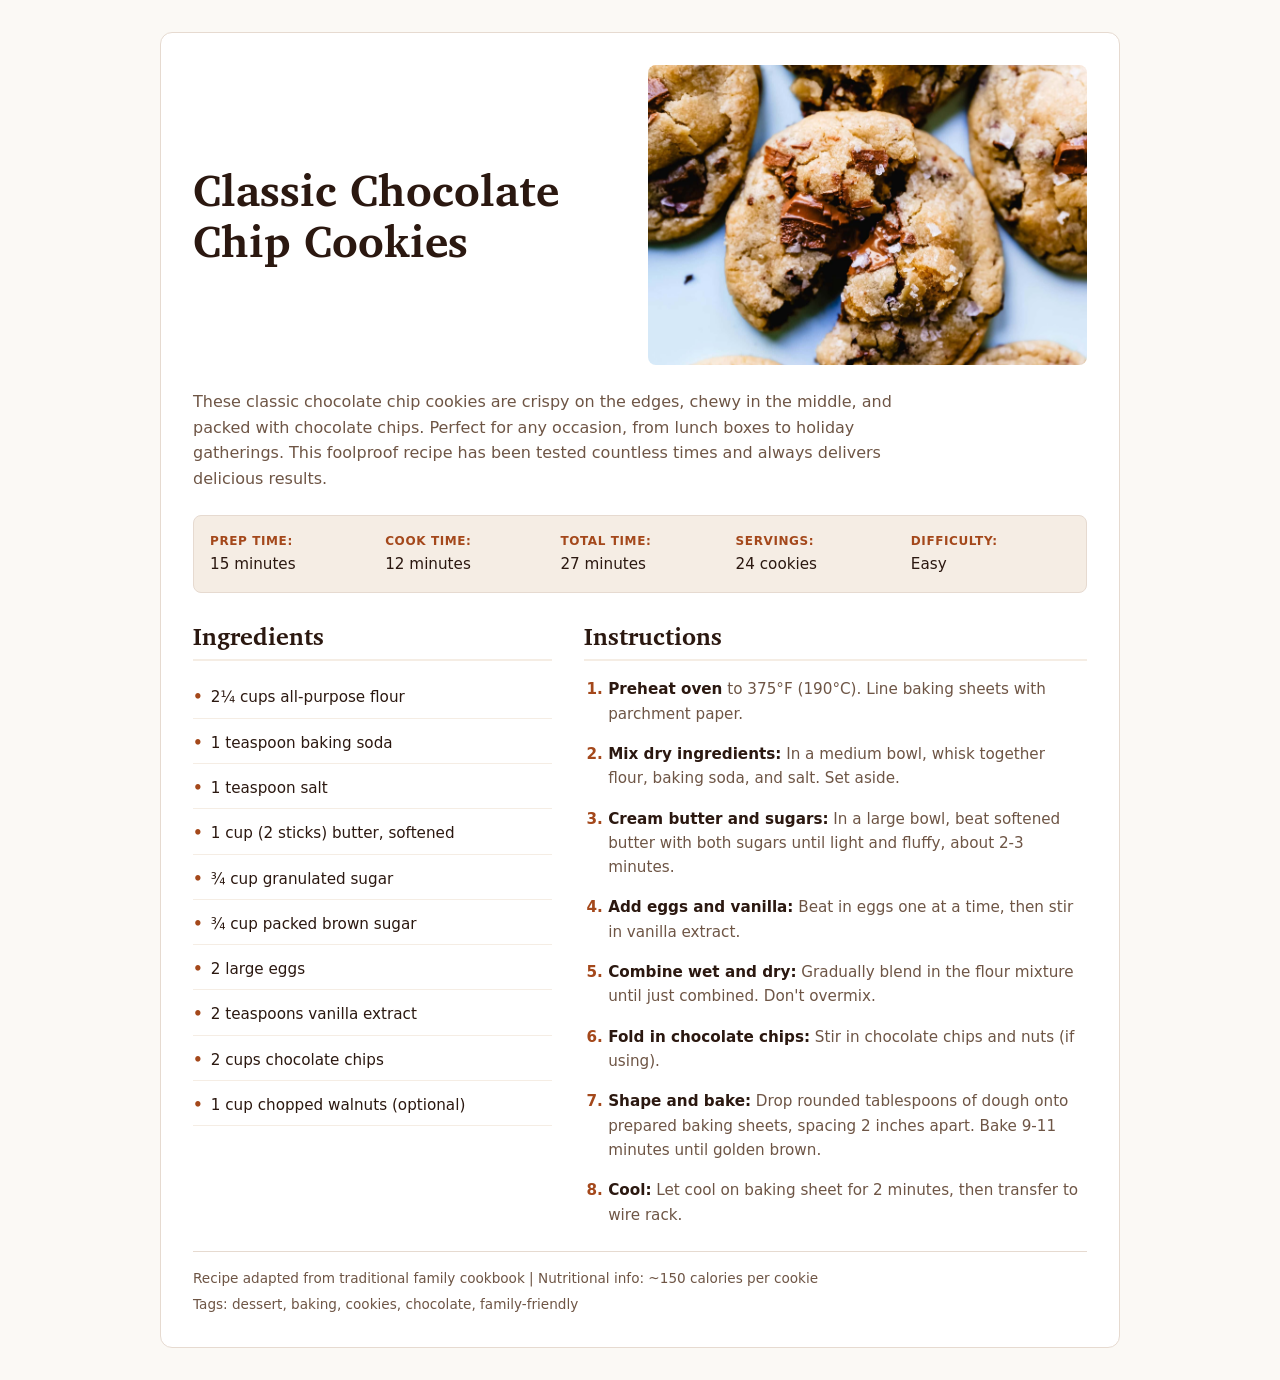
<file: Homework3/index.html>
<!doctype html>
<html lang="en">
  <head>
    <meta charset="UTF-8" />
    <meta name="viewport" content="width=device-width, initial-scale=1.0" />
    <title>Recipe Card Assignment - Make This Beautiful!</title>
    <link rel="stylesheet" href="style.css" />
    <link rel="preconnect" href="https://fonts.googleapis.com" />
    <link rel="preconnect" href="https://fonts.gstatic.com" crossorigin />
    <link
      href="https://fonts.googleapis.com/css2?family=Charis+SIL:ital,wght@0,400;0,700;1,400;1,700&display=swap"
      rel="stylesheet"
    />
  </head>
  <body>
    <div class="recipe-container">
      <!-- Recipe Header Section -->
      <header class="recipe-header">
        <h1 class="recipe-title">Classic Chocolate <br />Chip Cookies</h1>
        <img
          src="Cookie.jpg"
          alt="Golden brown chocolate chip cookies on a cooling rack"
          class="recipe-image"
        />
      </header>

      <!-- Recipe Meta Information -->
      <section class="recipe-meta">
        <div class="meta-item"><strong>Prep Time:</strong> 15 minutes</div>
        <div class="meta-item"><strong>Cook Time:</strong> 12 minutes</div>
        <div class="meta-item"><strong>Total Time:</strong> 27 minutes</div>
        <div class="meta-item"><strong>Servings:</strong> 24 cookies</div>
        <div class="meta-item"><strong>Difficulty:</strong> Easy</div>
      </section>

      <!-- Recipe Description -->
      <section class="recipe-description">
        <p>
          These classic chocolate chip cookies are crispy on the edges, chewy in
          the middle, and packed with chocolate chips. Perfect for any occasion,
          from lunch boxes to holiday gatherings. This foolproof recipe has been
          tested countless times and always delivers delicious results.
        </p>
      </section>

      <!-- Ingredients Section -->
      <section class="ingredients-section">
        <h2>Ingredients</h2>
        <ul class="ingredients-list">
          <li>2¼ cups all-purpose flour</li>
          <li>1 teaspoon baking soda</li>
          <li>1 teaspoon salt</li>
          <li>1 cup (2 sticks) butter, softened</li>
          <li>¾ cup granulated sugar</li>
          <li>¾ cup packed brown sugar</li>
          <li>2 large eggs</li>
          <li>2 teaspoons vanilla extract</li>
          <li>2 cups chocolate chips</li>
          <li>1 cup chopped walnuts (optional)</li>
        </ul>
      </section>

      <!-- Instructions Section -->
      <section class="instructions-section">
        <h2>Instructions</h2>
        <ol class="instructions-list">
          <li class="instruction-step">
            <strong>Preheat oven</strong> to 375°F (190°C). Line baking sheets
            with parchment paper.
          </li>
          <li class="instruction-step">
            <strong>Mix dry ingredients:</strong> In a medium bowl, whisk
            together flour, baking soda, and salt. Set aside.
          </li>
          <li class="instruction-step">
            <strong>Cream butter and sugars:</strong> In a large bowl, beat
            softened butter with both sugars until light and fluffy, about 2-3
            minutes.
          </li>
          <li class="instruction-step">
            <strong>Add eggs and vanilla:</strong> Beat in eggs one at a time,
            then stir in vanilla extract.
          </li>
          <li class="instruction-step">
            <strong>Combine wet and dry:</strong> Gradually blend in the flour
            mixture until just combined. Don't overmix.
          </li>
          <li class="instruction-step">
            <strong>Fold in chocolate chips:</strong> Stir in chocolate chips
            and nuts (if using).
          </li>
          <li class="instruction-step">
            <strong>Shape and bake:</strong> Drop rounded tablespoons of dough
            onto prepared baking sheets, spacing 2 inches apart. Bake 9-11
            minutes until golden brown.
          </li>
          <li class="instruction-step">
            <strong>Cool:</strong> Let cool on baking sheet for 2 minutes, then
            transfer to wire rack.
          </li>
        </ol>
      </section>

      <!-- Recipe Footer -->
      <footer class="recipe-footer">
        <p>
          Recipe adapted from traditional family cookbook | Nutritional info:
          ~150 calories per cookie
        </p>
        <p>Tags: dessert, baking, cookies, chocolate, family-friendly</p>
      </footer>
    </div>
  </body>
</html>
</file>
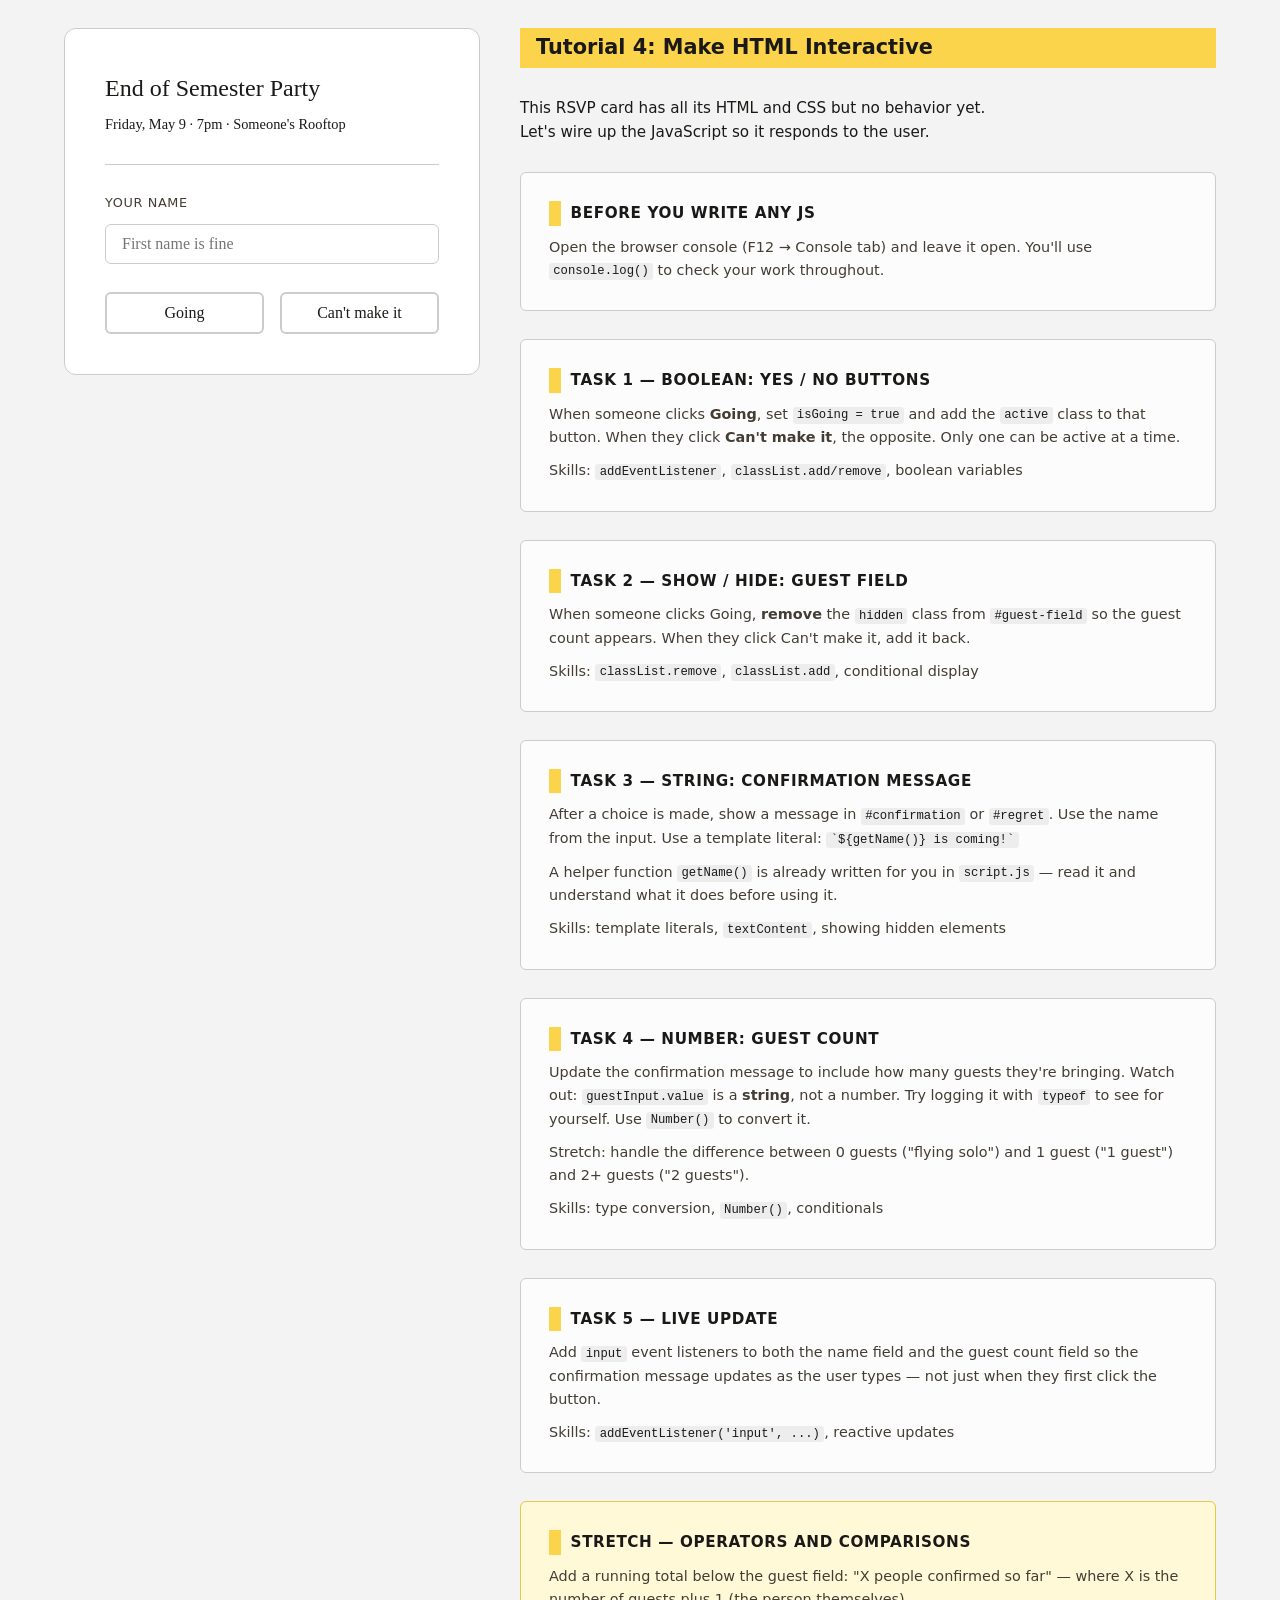
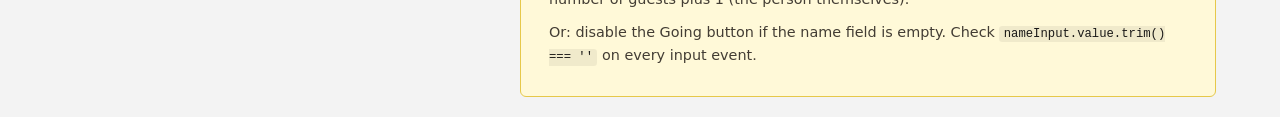
<file: Homework4/index.html>
<!doctype html>
<html lang="en">
  <head>
    <meta charset="UTF-8" />
    <meta name="viewport" content="width=device-width, initial-scale=1.0" />
    <title>Tutorial 4: JavaScript Fundamentals</title>
    <link rel="stylesheet" href="style.css" />
  </head>
  <body>
    <div class="page">
      <!-- ── left: the RSVP card ──────────────────────────────── -->
      <div class="card" id="rsvp-card">
        <div class="event-header">
          <h1 class="event-title">End of Semester Party</h1>
          <p class="event-meta">
            Friday, May 9 &middot; 7pm &middot; Someone's Rooftop
          </p>
        </div>

        <!-- string: name -->
        <div class="field">
          <label for="name-input">Your name</label>
          <input type="text" id="name-input" placeholder="First name is fine" />
        </div>

        <!-- boolean: going or not -->
        <div class="rsvp-buttons">
          <button class="btn btn-yes" id="btn-yes">Going</button>
          <button class="btn btn-no" id="btn-no">Can't make it</button>
        </div>

        <!-- number: guest count, hidden until yes -->
        <div class="guest-field hidden" id="guest-field">
          <label for="guest-input">Bringing anyone?</label>
          <input type="number" id="guest-input" value="0" min="0" max="10" />
          <p id="attendee-total">1 people confirmed so far</p>
          <!-- 
          Note: type="number" still gives you a STRING from .value
          You have to convert it. We'll see this below.
        --></div>

        <!-- confirmation messages, hidden until a choice is made -->
        <div class="confirmation hidden" id="confirmation"></div>
        <div class="regret hidden" id="regret"></div>
      </div>

      <!-- ── right: tasks panel ───────────────────────────────── -->
      <aside class="tasks-panel">
        <h2>Tutorial 4: Make HTML Interactive</h2>
        <p class="intro">
          This RSVP card has all its HTML and CSS but no behavior yet. <br />
          Let's wire up the JavaScript so it responds to the user.
        </p>

        <div class="task-group">
          <h3>Before you write any JS</h3>
          <p>
            Open the browser console (F12 → Console tab) and leave it open.
            You'll use <code>console.log()</code> to check your work throughout.
          </p>
        </div>

        <div class="task-group">
          <h3>Task 1 — Boolean: Yes / No buttons</h3>
          <p>
            When someone clicks <strong>Going</strong>, set
            <code>isGoing = true</code> and add the <code>active</code> class to
            that button. When they click <strong>Can't make it</strong>, the
            opposite. Only one can be active at a time.
          </p>
          <p>
            Skills: <code>addEventListener</code>,
            <code>classList.add/remove</code>, boolean variables
          </p>
        </div>

        <div class="task-group">
          <h3>Task 2 — Show / hide: guest field</h3>
          <p>
            When someone clicks Going, <strong>remove</strong> the
            <code>hidden</code> class from <code>#guest-field</code> so the
            guest count appears. When they click Can't make it, add it back.
          </p>
          <p>
            Skills: <code>classList.remove</code>, <code>classList.add</code>,
            conditional display
          </p>
        </div>

        <div class="task-group">
          <h3>Task 3 — String: confirmation message</h3>
          <p>
            After a choice is made, show a message in
            <code>#confirmation</code> or <code>#regret</code>. Use the name
            from the input. Use a template literal:
            <code>`${getName()} is coming!`</code>
          </p>
          <p>
            A helper function <code>getName()</code> is already written for you
            in <code>script.js</code> — read it and understand what it does
            before using it.
          </p>
          <p>
            Skills: template literals, <code>textContent</code>, showing hidden
            elements
          </p>
        </div>

        <div class="task-group">
          <h3>Task 4 — Number: guest count</h3>
          <p>
            Update the confirmation message to include how many guests they're
            bringing. Watch out: <code>guestInput.value</code> is a
            <strong>string</strong>, not a number. Try logging it with
            <code>typeof</code> to see for yourself. Use
            <code>Number()</code> to convert it.
          </p>
          <p>
            Stretch: handle the difference between 0 guests ("flying solo") and
            1 guest ("1 guest") and 2+ guests ("2 guests").
          </p>
          <p>Skills: type conversion, <code>Number()</code>, conditionals</p>
        </div>

        <div class="task-group">
          <h3>Task 5 — Live update</h3>
          <p>
            Add <code>input</code> event listeners to both the name field and
            the guest count field so the confirmation message updates as the
            user types — not just when they first click the button.
          </p>
          <p>
            Skills: <code>addEventListener('input', ...)</code>, reactive
            updates
          </p>
        </div>

        <div class="task-group task-stretch">
          <h3>Stretch — Operators and comparisons</h3>
          <p>
            Add a running total below the guest field: "X people confirmed so
            far" — where X is the number of guests plus 1 (the person
            themselves).
          </p>
          <p>
            Or: disable the Going button if the name field is empty. Check
            <code>nameInput.value.trim() === ''</code> on every input event.
          </p>
        </div>
      </aside>
    </div>

    <script src="script.js"></script>
  </body>
</html>
</file>
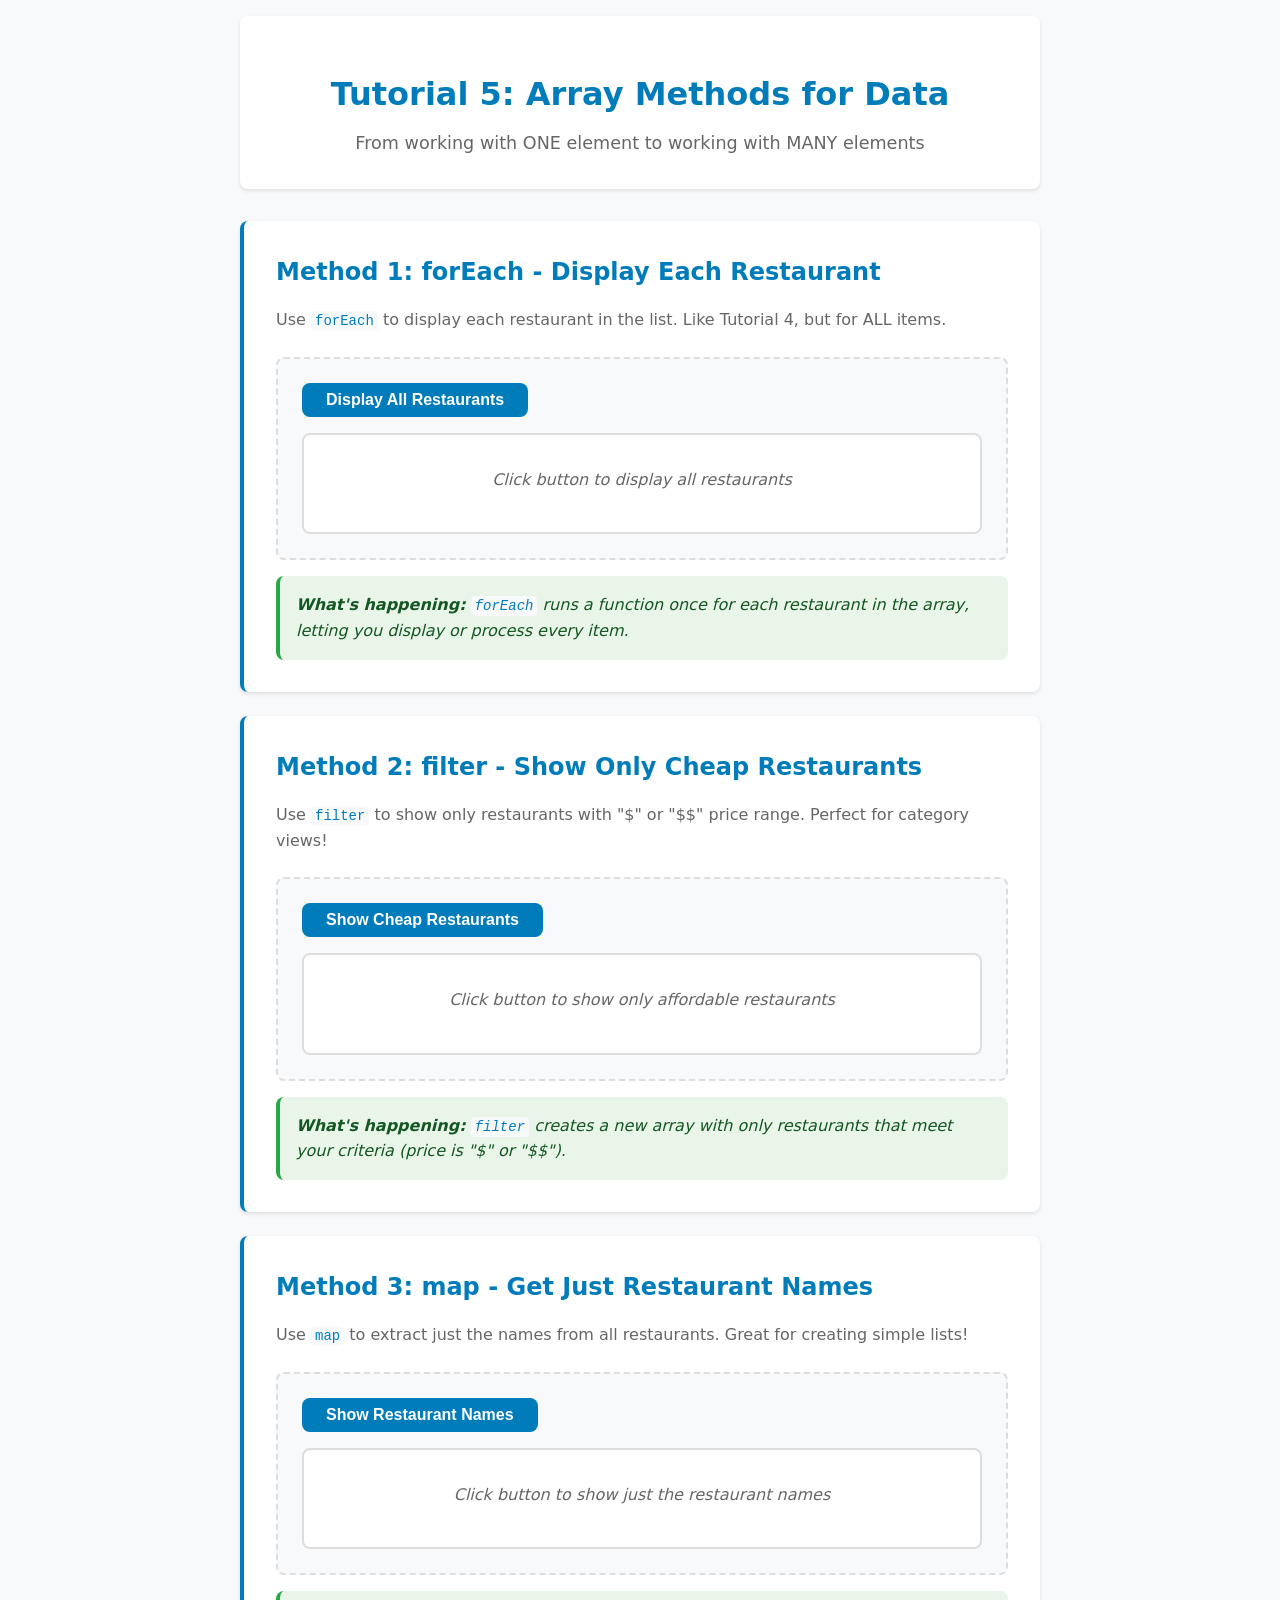
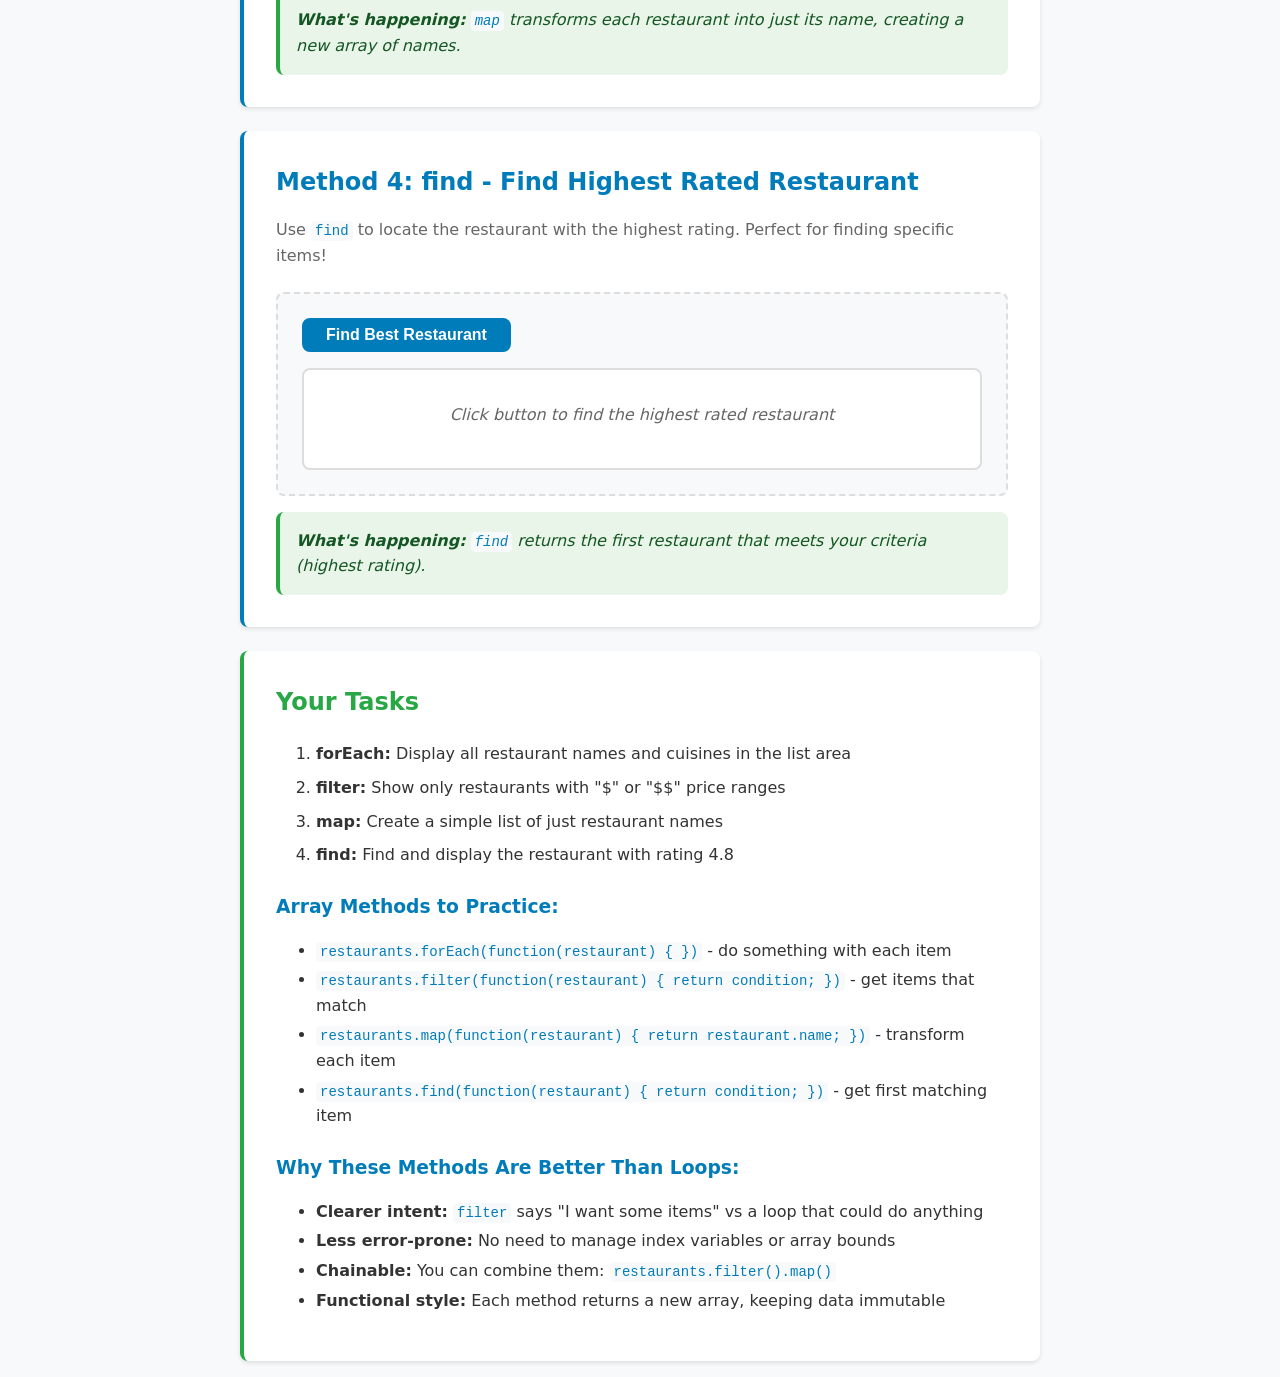
<file: Homework5/index.html>
<!DOCTYPE html>
<html lang="en">
<head>
    <meta charset="UTF-8">
    <meta name="viewport" content="width=device-width, initial-scale=1.0">
    <title>Tutorial 5: Array Methods for Data</title>
    <link rel="stylesheet" href="style.css">
</head>
<body>
    <div class="container">
        <header>
            <h1>Tutorial 5: Array Methods for Data</h1>
            <p>From working with ONE element to working with MANY elements</p>
        </header>

        <!-- Method 1: forEach - Do something to each item -->
        <section class="method-section">
            <h2>Method 1: forEach - Display Each Restaurant</h2>
            <p>Use <code>forEach</code> to display each restaurant in the list. Like Tutorial 4, but for ALL items.</p>
            
            <div class="demo-area">
                <button id="display-button" class="method-button">Display All Restaurants</button>
                <div id="restaurant-list" class="result-area">
                    <p class="placeholder">Click button to display all restaurants</p>
                </div>
            </div>
            
            <div class="explanation">
                <p><strong>What's happening:</strong> <code>forEach</code> runs a function once for each restaurant in the array, letting you display or process every item.</p>
            </div>
        </section>

        <!-- Method 2: filter - Show only items that match criteria -->
        <section class="method-section">
            <h2>Method 2: filter - Show Only Cheap Restaurants</h2>
            <p>Use <code>filter</code> to show only restaurants with "$" or "$$" price range. Perfect for category views!</p>
            
            <div class="demo-area">
                <button id="filter-button" class="method-button">Show Cheap Restaurants</button>
                <div id="filtered-list" class="result-area">
                    <p class="placeholder">Click button to show only affordable restaurants</p>
                </div>
            </div>
            
            <div class="explanation">
                <p><strong>What's happening:</strong> <code>filter</code> creates a new array with only restaurants that meet your criteria (price is "$" or "$$").</p>
            </div>
        </section>

        <!-- Method 3: map - Transform data to get specific information -->
        <section class="method-section">
            <h2>Method 3: map - Get Just Restaurant Names</h2>
            <p>Use <code>map</code> to extract just the names from all restaurants. Great for creating simple lists!</p>
            
            <div class="demo-area">
                <button id="map-button" class="method-button">Show Restaurant Names</button>
                <div id="mapped-list" class="result-area">
                    <p class="placeholder">Click button to show just the restaurant names</p>
                </div>
            </div>
            
            <div class="explanation">
                <p><strong>What's happening:</strong> <code>map</code> transforms each restaurant into just its name, creating a new array of names.</p>
            </div>
        </section>

        <!-- Method 4: find - Get one specific item -->
        <section class="method-section">
            <h2>Method 4: find - Find Highest Rated Restaurant</h2>
            <p>Use <code>find</code> to locate the restaurant with the highest rating. Perfect for finding specific items!</p>
            
            <div class="demo-area">
                <button id="find-button" class="method-button">Find Best Restaurant</button>
                <div id="found-item" class="result-area">
                    <p class="placeholder">Click button to find the highest rated restaurant</p>
                </div>
            </div>
            
            <div class="explanation">
                <p><strong>What's happening:</strong> <code>find</code> returns the first restaurant that meets your criteria (highest rating).</p>
            </div>
        </section>

        <!-- Tutorial Instructions -->
        <section class="tutorial-instructions">
            <h2>Your Tasks</h2>
            <ol>
                <li><strong>forEach:</strong> Display all restaurant names and cuisines in the list area</li>
                <li><strong>filter:</strong> Show only restaurants with "$" or "$$" price ranges</li>
                <li><strong>map:</strong> Create a simple list of just restaurant names</li>
                <li><strong>find:</strong> Find and display the restaurant with rating 4.8</li>
            </ol>
            
            <h3>Array Methods to Practice:</h3>
            <ul>
                <li><code>restaurants.forEach(function(restaurant) { })</code> - do something with each item</li>
                <li><code>restaurants.filter(function(restaurant) { return condition; })</code> - get items that match</li>
                <li><code>restaurants.map(function(restaurant) { return restaurant.name; })</code> - transform each item</li>
                <li><code>restaurants.find(function(restaurant) { return condition; })</code> - get first matching item</li>
            </ul>
            
            <h3>Why These Methods Are Better Than Loops:</h3>
            <ul>
                <li><strong>Clearer intent:</strong> <code>filter</code> says "I want some items" vs a loop that could do anything</li>
                <li><strong>Less error-prone:</strong> No need to manage index variables or array bounds</li>
                <li><strong>Chainable:</strong> You can combine them: <code>restaurants.filter().map()</code></li>
                <li><strong>Functional style:</strong> Each method returns a new array, keeping data immutable</li>
            </ul>
        </section>
    </div>

    <script src="script.js" defer></script>
</body>
</html>
</file>
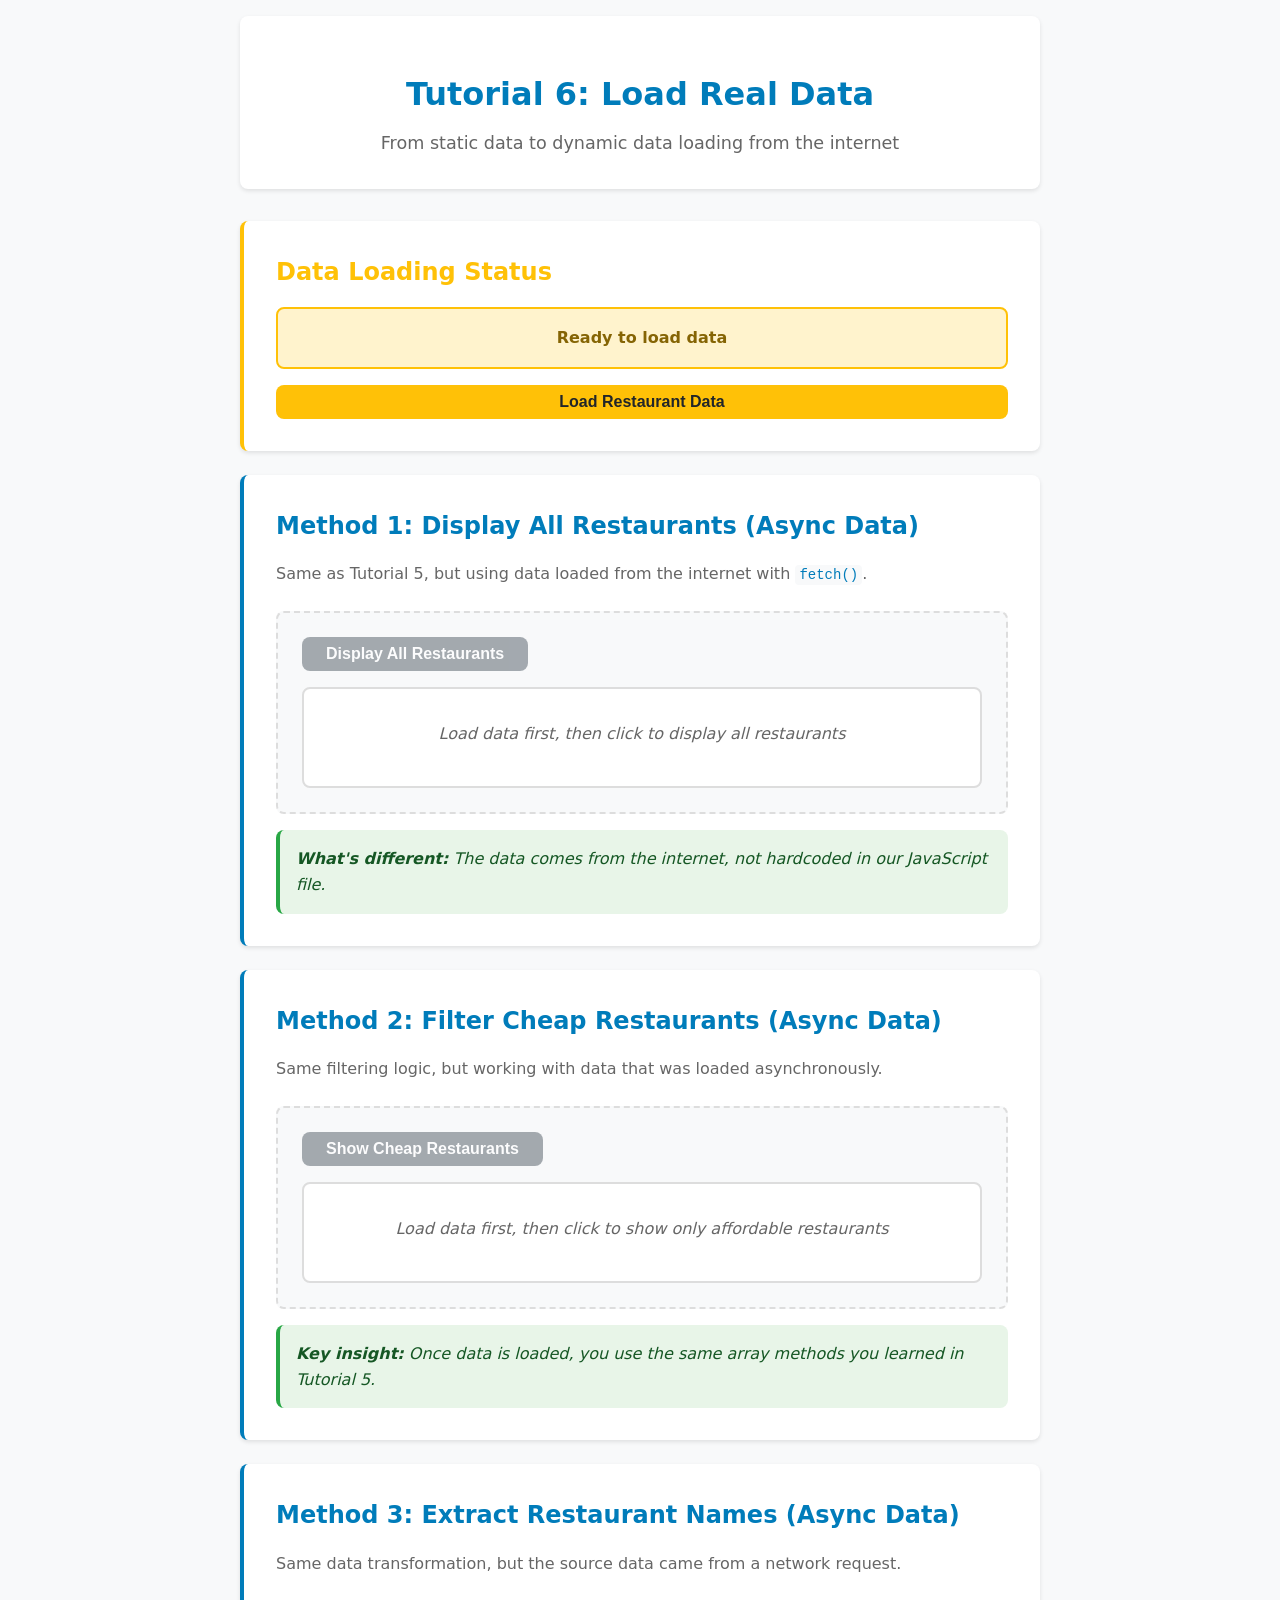
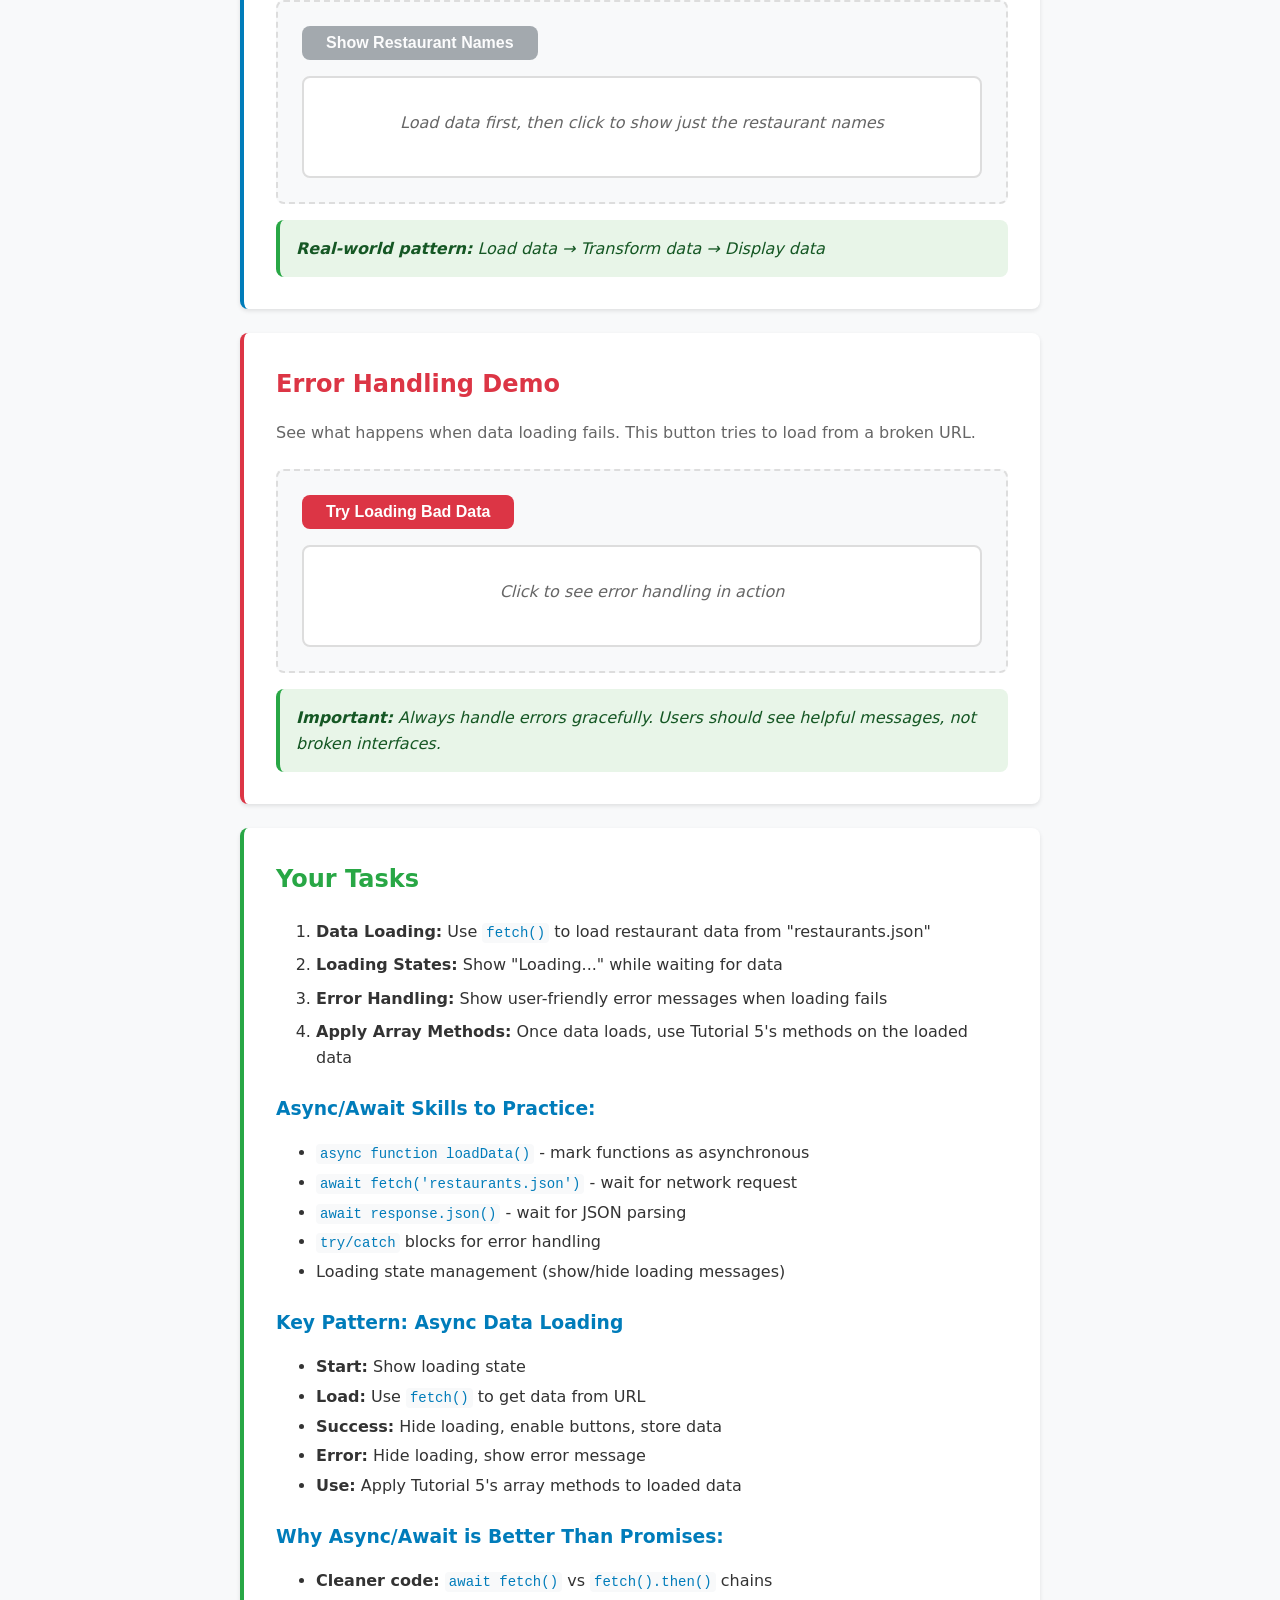
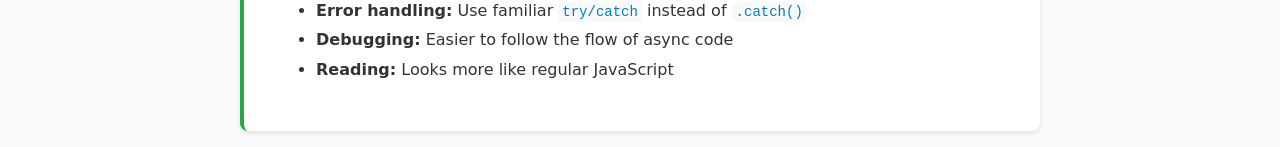
<file: Homework6/index.html>
<!DOCTYPE html>
<html lang="en">
<head>
    <meta charset="UTF-8">
    <meta name="viewport" content="width=device-width, initial-scale=1.0">
    <title>Tutorial 6: Load Real Data</title>
    <link rel="stylesheet" href="style.css">
</head>
<body>
    <div class="container">
        <header>
            <h1>Tutorial 6: Load Real Data</h1>
            <p>From static data to dynamic data loading from the internet</p>
        </header>

        <!-- Loading Status Section -->
        <section class="status-section">
            <h2>Data Loading Status</h2>
            <div id="loading-status" class="status-display">
                <p class="status-message">Ready to load data</p>
            </div>
            <button id="load-data-button" class="load-button">Load Restaurant Data</button>
        </section>

        <!-- Same functionality as Tutorial 5, but with async data -->
        
        <!-- Method 1: forEach with loaded data -->
        <section class="method-section">
            <h2>Method 1: Display All Restaurants (Async Data)</h2>
            <p>Same as Tutorial 5, but using data loaded from the internet with <code>fetch()</code>.</p>
            
            <div class="demo-area">
                <button id="display-button" class="method-button" disabled>Display All Restaurants</button>
                <div id="restaurant-list" class="result-area">
                    <p class="placeholder">Load data first, then click to display all restaurants</p>
                </div>
            </div>
            
            <div class="explanation">
                <p><strong>What's different:</strong> The data comes from the internet, not hardcoded in our JavaScript file.</p>
            </div>
        </section>

        <!-- Method 2: filter with loaded data -->
        <section class="method-section">
            <h2>Method 2: Filter Cheap Restaurants (Async Data)</h2>
            <p>Same filtering logic, but working with data that was loaded asynchronously.</p>
            
            <div class="demo-area">
                <button id="filter-button" class="method-button" disabled>Show Cheap Restaurants</button>
                <div id="filtered-list" class="result-area">
                    <p class="placeholder">Load data first, then click to show only affordable restaurants</p>
                </div>
            </div>
            
            <div class="explanation">
                <p><strong>Key insight:</strong> Once data is loaded, you use the same array methods you learned in Tutorial 5.</p>
            </div>
        </section>

        <!-- Method 3: map with loaded data -->
        <section class="method-section">
            <h2>Method 3: Extract Restaurant Names (Async Data)</h2>
            <p>Same data transformation, but the source data came from a network request.</p>
            
            <div class="demo-area">
                <button id="map-button" class="method-button" disabled>Show Restaurant Names</button>
                <div id="mapped-list" class="result-area">
                    <p class="placeholder">Load data first, then click to show just the restaurant names</p>
                </div>
            </div>
            
            <div class="explanation">
                <p><strong>Real-world pattern:</strong> Load data → Transform data → Display data</p>
            </div>
        </section>

        <!-- Error Handling Demo -->
        <section class="method-section error-demo">
            <h2>Error Handling Demo</h2>
            <p>See what happens when data loading fails. This button tries to load from a broken URL.</p>
            
            <div class="demo-area">
                <button id="error-button" class="error-button">Try Loading Bad Data</button>
                <div id="error-display" class="result-area">
                    <p class="placeholder">Click to see error handling in action</p>
                </div>
            </div>
            
            <div class="explanation">
                <p><strong>Important:</strong> Always handle errors gracefully. Users should see helpful messages, not broken interfaces.</p>
            </div>
        </section>

        <!-- Tutorial Instructions -->
        <section class="tutorial-instructions">
            <h2>Your Tasks</h2>
            <ol>
                <li><strong>Data Loading:</strong> Use <code>fetch()</code> to load restaurant data from "restaurants.json"</li>
                <li><strong>Loading States:</strong> Show "Loading..." while waiting for data</li>
                <li><strong>Error Handling:</strong> Show user-friendly error messages when loading fails</li>
                <li><strong>Apply Array Methods:</strong> Once data loads, use Tutorial 5's methods on the loaded data</li>
            </ol>
            
            <h3>Async/Await Skills to Practice:</h3>
            <ul>
                <li><code>async function loadData()</code> - mark functions as asynchronous</li>
                <li><code>await fetch('restaurants.json')</code> - wait for network request</li>
                <li><code>await response.json()</code> - wait for JSON parsing</li>
                <li><code>try/catch</code> blocks for error handling</li>
                <li>Loading state management (show/hide loading messages)</li>
            </ul>
            
            <h3>Key Pattern: Async Data Loading</h3>
            <ul>
                <li><strong>Start:</strong> Show loading state</li>
                <li><strong>Load:</strong> Use <code>fetch()</code> to get data from URL</li>
                <li><strong>Success:</strong> Hide loading, enable buttons, store data</li>
                <li><strong>Error:</strong> Hide loading, show error message</li>
                <li><strong>Use:</strong> Apply Tutorial 5's array methods to loaded data</li>
            </ul>
            
            <h3>Why Async/Await is Better Than Promises:</h3>
            <ul>
                <li><strong>Cleaner code:</strong> <code>await fetch()</code> vs <code>fetch().then()</code> chains</li>
                <li><strong>Error handling:</strong> Use familiar <code>try/catch</code> instead of <code>.catch()</code></li>
                <li><strong>Debugging:</strong> Easier to follow the flow of async code</li>
                <li><strong>Reading:</strong> Looks more like regular JavaScript</li>
            </ul>
        </section>
    </div>

    <script src="script.js"></script>
</body>
</html>
</file>
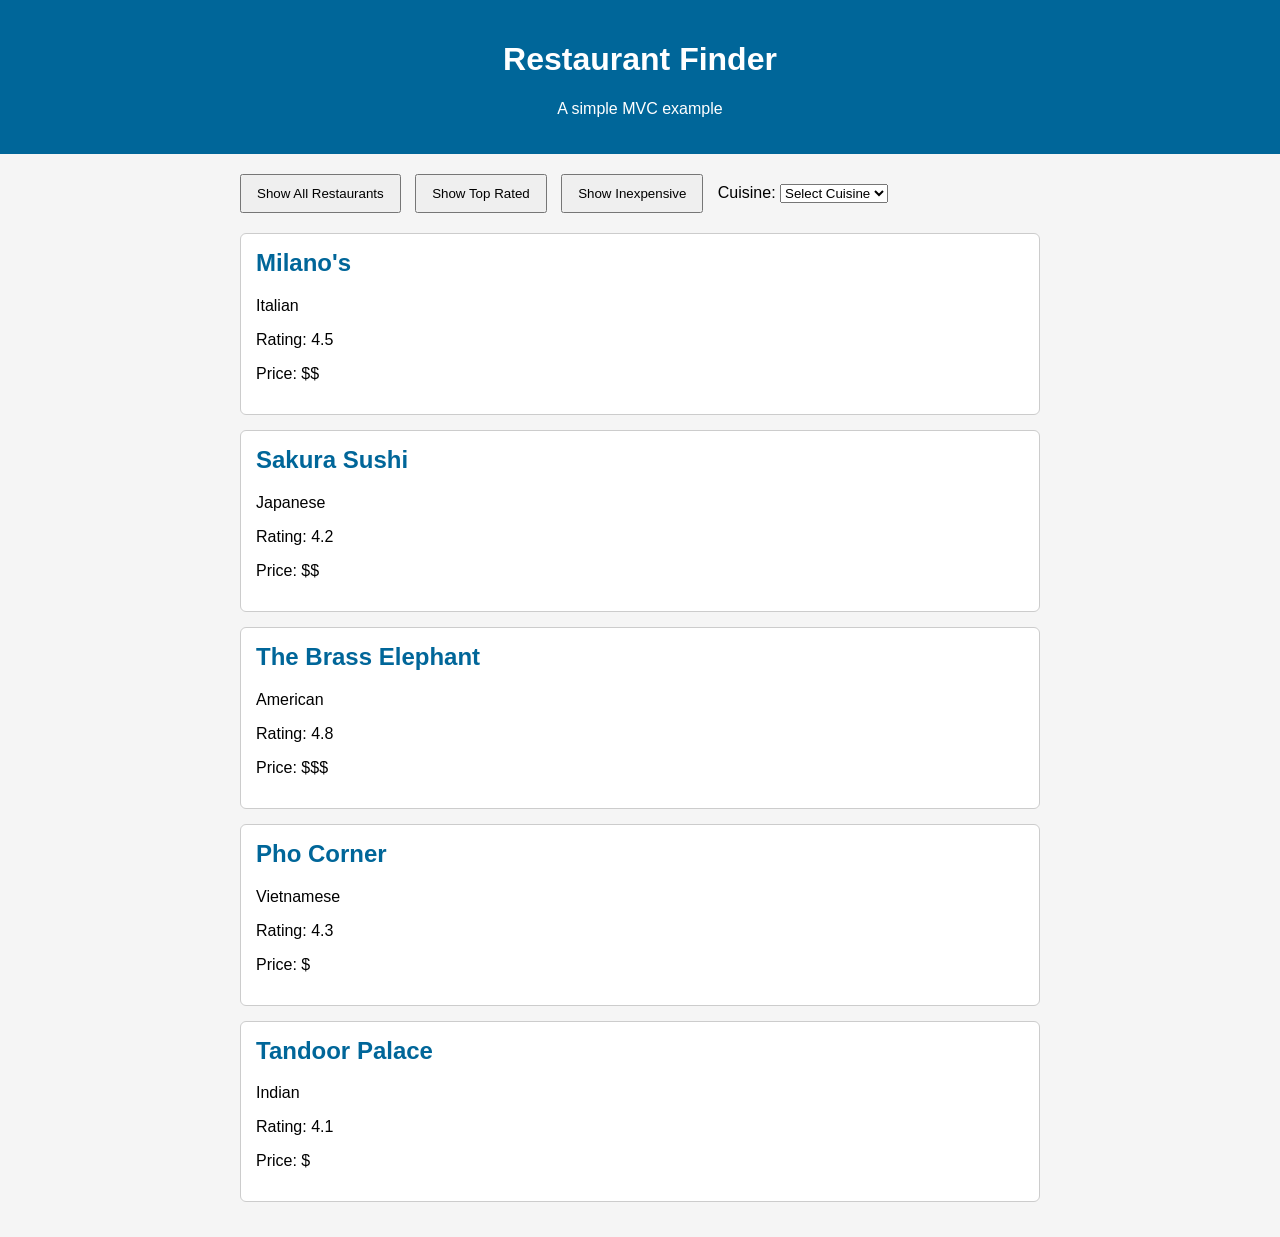
<file: Homework8/index.html>
<!DOCTYPE html>
<html lang="en">
<head>
  <meta charset="UTF-8">
  <meta name="viewport" content="width=device-width, initial-scale=1.0">
  <title>Restaurant MVC Demo</title>
  <link rel="stylesheet" href="styles.css">
</head>
<body>
  <header>
    <h1>Restaurant Finder</h1>
    <p>A simple MVC example</p>
  </header>

  <main>
    <button id="showAll">Show All Restaurants</button>
    <button id="showTopRated">Show Top Rated</button>
    <button id="showInexpensive">Show Inexpensive</button>
    <label for="cuisineFilter">Cuisine:</label>
    <select id="cuisineFilter">
      <option value="">Select Cuisine</option>
      <option value="Italian">Italian</option>
      <option value="Japanese">Japanese</option>
      <option value="American">American</option>
      <option value="Vietnamese">Vietnamese</option>
      <option value="Indian">Indian</option>
      <option value="Mexican">Mexican</option>
    </select>
    <div id="restaurantList"></div>
  </main>

  <script src="model.js"></script>
  <script src="view.js"></script>
  <script src="controller.js"></script>
</body>
</html>
</file>
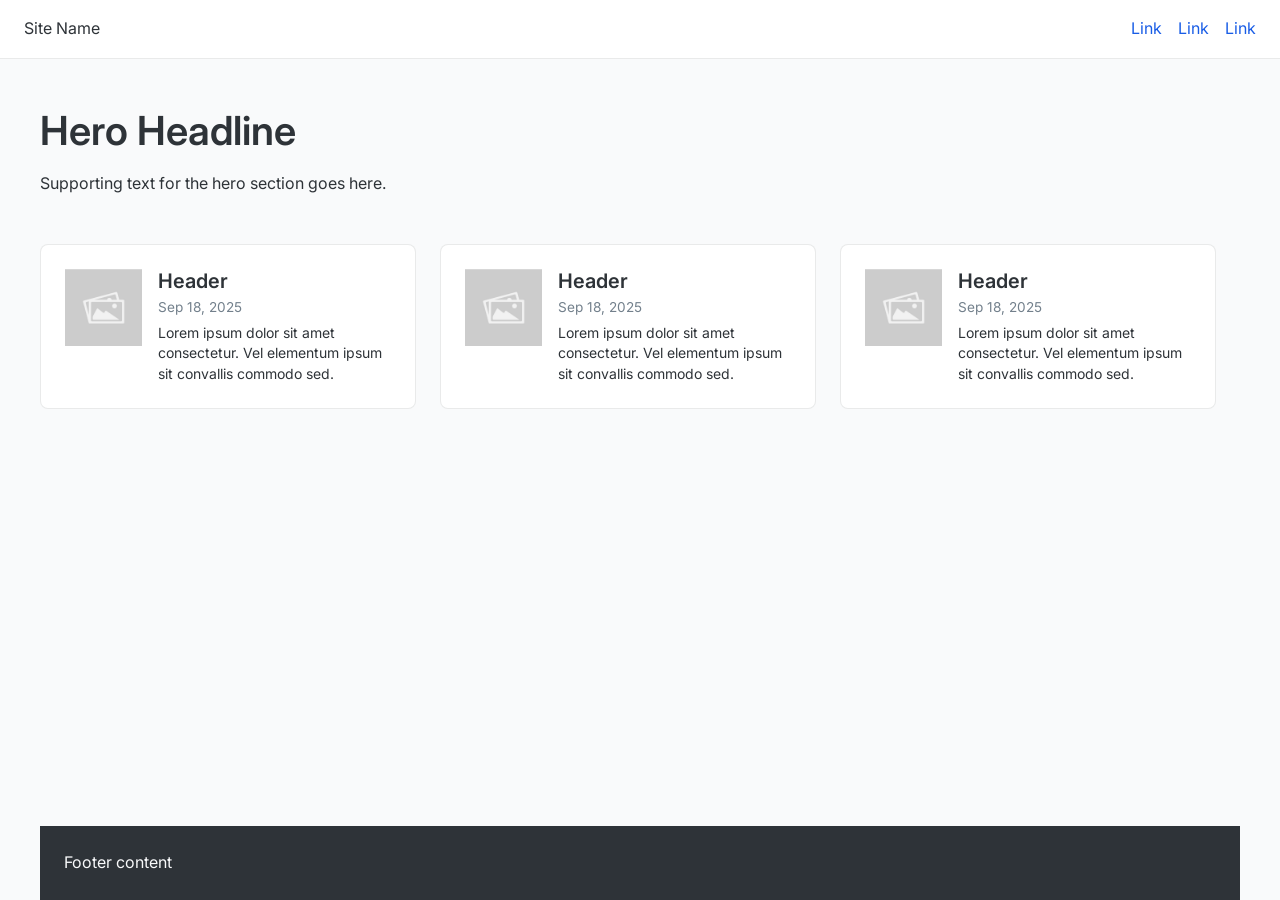
<file: Homework2/tutorial_2.html>
<!doctype html>
<html lang="en">
  <head>
    <meta charset="UTF-8" />
    <meta name="viewport" content="width=device-width, initial-scale=1.0" />
    <title>Tutorial 3: Grid Layout</title>
    <link rel="stylesheet" href="style.css" />
  </head>
  <body class="page-layout">
    <header class="site-header">
      <nav class="header-nav">
        <!-- Style this flexible nav component -->
        <span class="logo">Site Name</span>
        <ul class="nav-links">
          <li><a href="#">Link</a></li>
          <li><a href="#">Link</a></li>
          <li><a href="#">Link</a></li>
        </ul>
      </nav>
    </header>

    <main class="hero-section">
      <h1>Hero Headline</h1>
      <p>Supporting text for the hero section goes here.</p>
    </main>

    <section class="list-section">
      <!-- Add your repeating component in here -->
      <!-- Card 1 -->
      <article class="list-item">
        <div class="card-thumb">
          <img src="images.png" alt="Placeholder graphic" class="card-img" />
        </div>
        <div class="card-content">
          <div>
            <h2>Header</h2>
            <p>Sep 18, 2025</p>
          </div>
          <p class="card-desc">
            Lorem ipsum dolor sit amet consectetur. Vel elementum ipsum sit
            convallis commodo sed.
          </p>
        </div>
      </article>

      <!-- Card 2 -->
      <article class="list-item">
        <div class="card-thumb">
          <img src="images.png" alt="Placeholder graphic" class="card-img" />
        </div>
        <div class="card-content">
          <div>
            <h2>Header</h2>
            <p>Sep 18, 2025</p>
          </div>
          <p class="card-desc">
            Lorem ipsum dolor sit amet consectetur. Vel elementum ipsum sit
            convallis commodo sed.
          </p>
        </div>
      </article>

      <!-- Card 3 -->
      <article class="list-item">
        <div class="card-thumb">
          <img src="images.png" alt="Placeholder graphic" class="card-img" />
        </div>
        <div class="card-content">
          <div>
            <h2>Header</h2>
            <p>Sep 18, 2025</p>
          </div>
          <p class="card-desc">
            Lorem ipsum dolor sit amet consectetur. Vel elementum ipsum sit
            convallis commodo sed.
          </p>
        </div>
      </article>
    </section>

    <footer class="site-footer">
      <p>Footer content</p>
    </footer>
  </body>
</html>
</file>
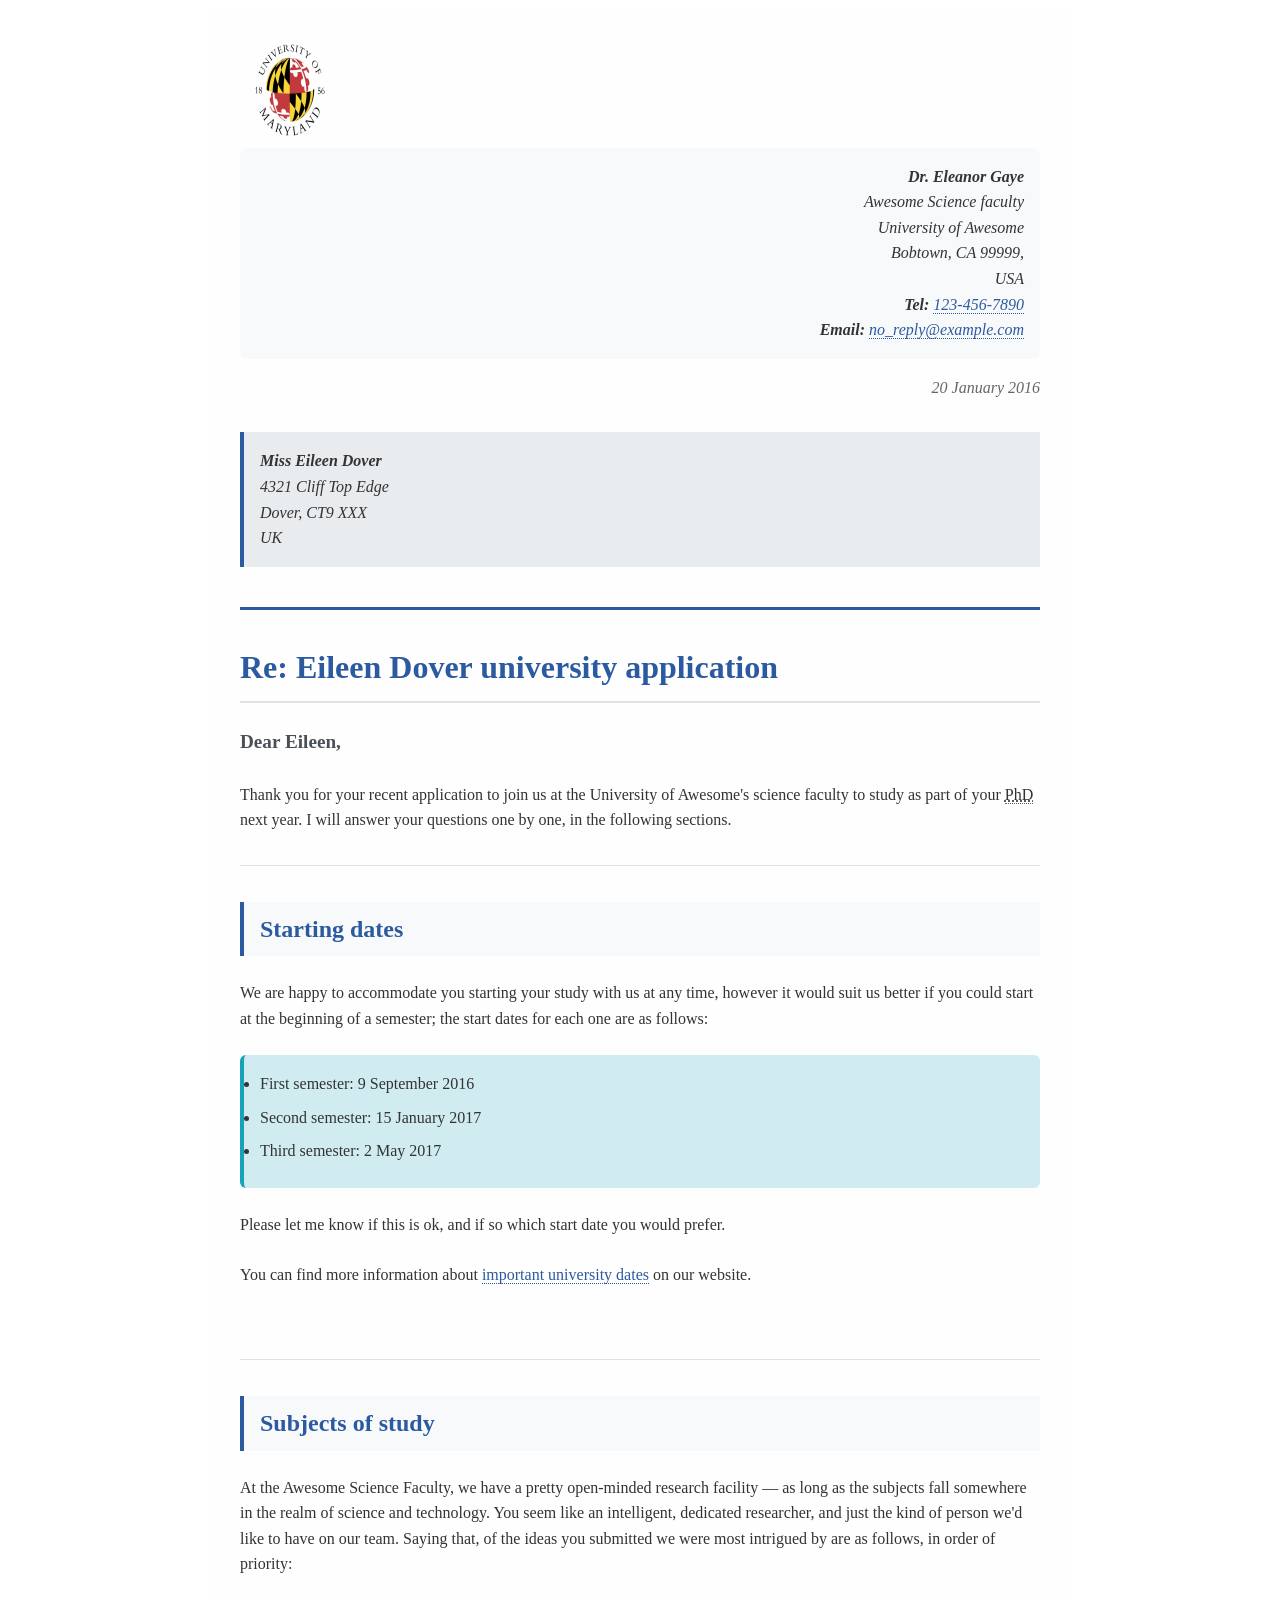
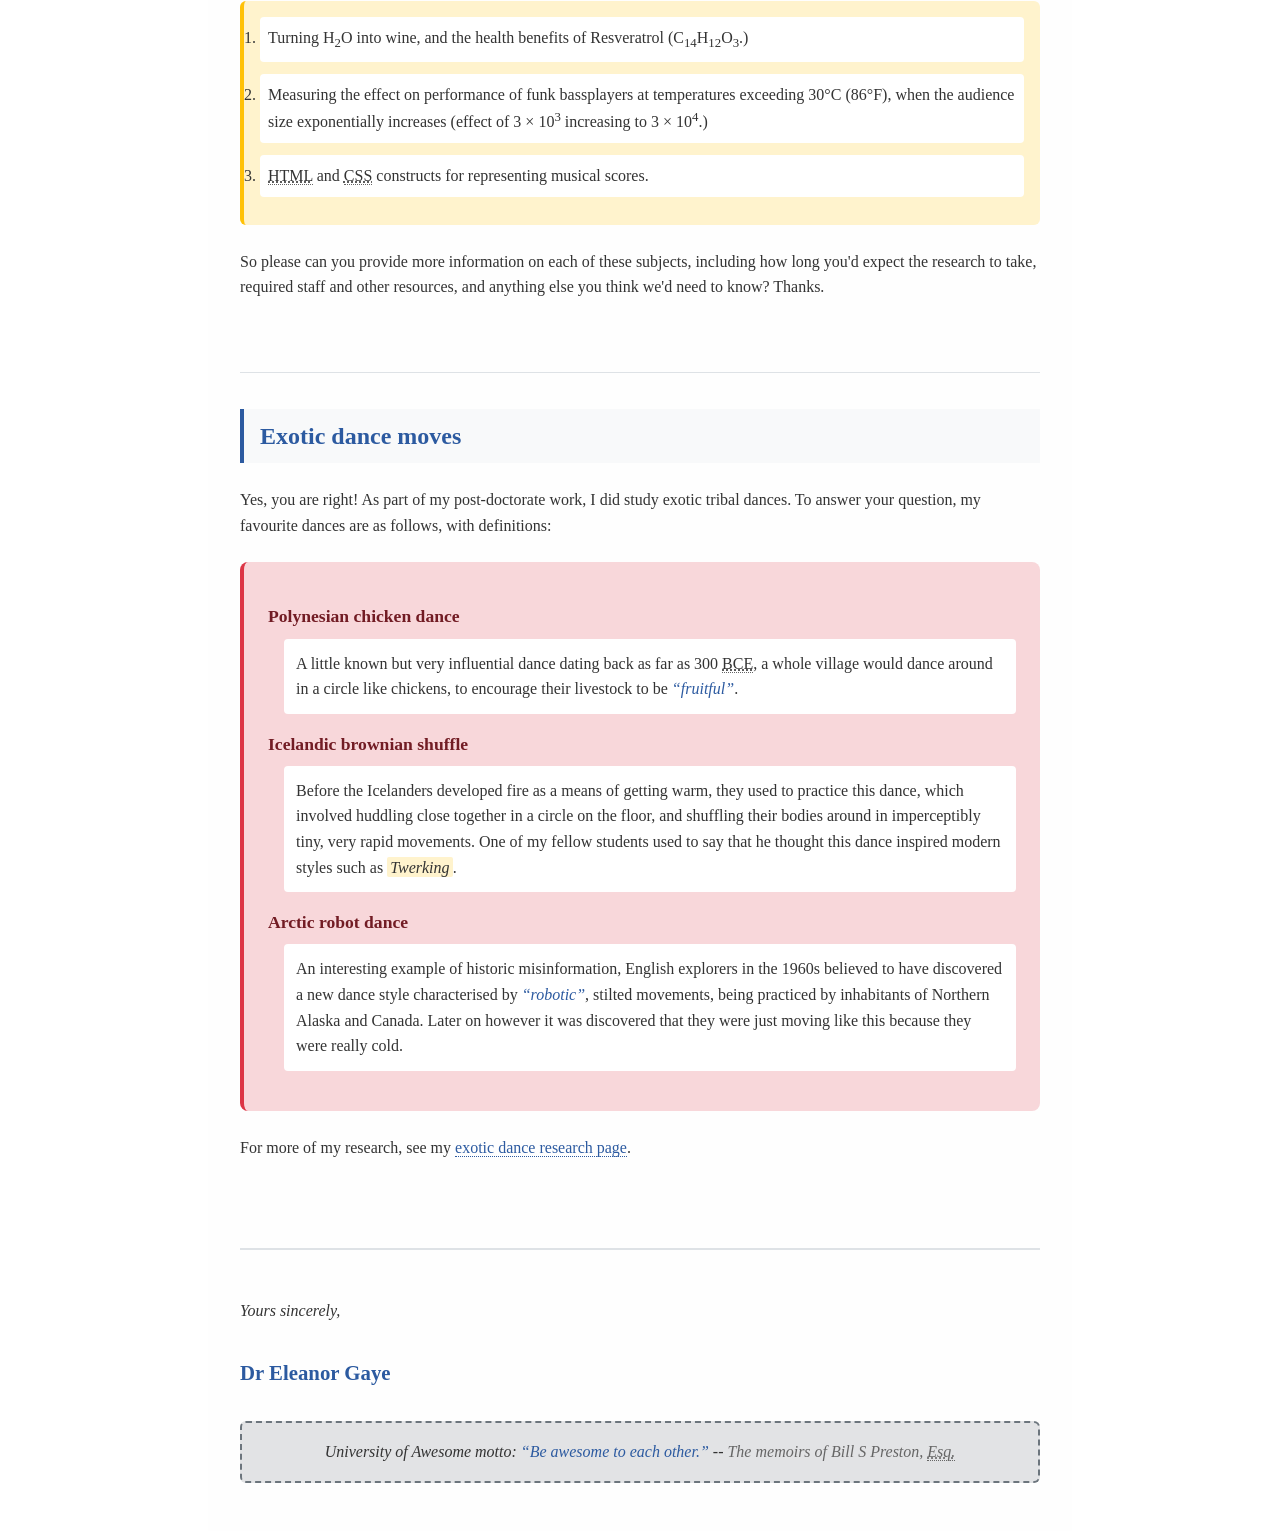
<file: tutorial_1/tutorial_1.html>
<!DOCTYPE html>
<html lang="en">
<head>
  <meta charset="utf-8">
  <meta name="viewport" content="width=device-width, initial-scale=1.0">
  <meta name="author" content="Dr. Eleanor Gaye">
  <title>Awesome Science Faculty Application Response</title>
  <link rel="stylesheet" href="tutorial_1_letter_styles.css">
</head>
<body>
  <div class="letter-document">
    <header class="letter-header">
      <img src="UMDLogo.png" alt="University of Maryland Logo" width="100" height="100">
      <address class="sender-info">
        <strong>Dr. Eleanor Gaye</strong><br>
        Awesome Science faculty<br>
        University of Awesome<br>
        Bobtown, CA 99999,<br>
        USA<br>
        <strong>Tel:</strong> <a href="tel:123-456-7890" class="letter-link">123-456-7890</a><br>
        <strong>Email:</strong> <a href="mailto:no_reply@example.com" class="letter-link">no_reply@example.com</a>
      </address>

      <p class="letter-date"><time datetime="2016-01-20">20 January 2016</time></p>

      <address class="recipient-info">
        <strong>Miss Eileen Dover</strong><br>
        4321 Cliff Top Edge<br>
        Dover, CT9 XXX<br>
        UK
      </address>
    </header>

    <main>
      <h1 class="letter-subject">Re: Eileen Dover university application</h1>

      <p class="letter-paragraph letter-greeting">Dear Eileen,</p>

      <p class="letter-paragraph">Thank you for your recent application to join us at the University of Awesome's science faculty to study as part of your <abbr class="abbreviation" title="Doctor of Philosophy">PhD</abbr> next year. I will answer your questions one by one, in the following sections.</p>

      <section class="content-section">
        <h2 class="section-heading">Starting dates</h2>
        <p class="letter-paragraph">We are happy to accommodate you starting your study with us at any time, however it would suit us better if you could start at the beginning of a semester; the start dates for each one are as follows:</p>
        <ul class="semester-dates">
          <li>First semester: <time datetime="2016-09-09">9 September 2016</time></li>
          <li>Second semester: <time datetime="2017-01-15">15 January 2017</time></li>
          <li>Third semester: <time datetime="2017-05-02">2 May 2017</time></li>
        </ul>
        <p class="letter-paragraph">Please let me know if this is ok, and if so which start date you would prefer.</p>
        <p class="letter-paragraph">You can find more information about <a href="https://example.com" class="letter-link">important university dates</a> on our website.</p>
      </section>

      <section class="content-section">
        <h2 class="section-heading">Subjects of study</h2>
        <p class="letter-paragraph">At the Awesome Science Faculty, we have a pretty open-minded research facility — as long as the subjects fall somewhere in the realm of science and technology. You seem like an intelligent, dedicated researcher, and just the kind of person we'd like to have on our team. Saying that, of the ideas you submitted we were most intrigued by are as follows, in order of priority:</p>
        <ol class="priority-list">
          <li>Turning H<sub class="subscript">2</sub>O into wine, and the health benefits of Resveratrol (C<sub class="subscript">14</sub>H<sub class="subscript">12</sub>O<sub class="subscript">3</sub>.)</li>
          <li>Measuring the effect on performance of funk bassplayers at temperatures exceeding 30°C (86°F), when the audience size exponentially increases (effect of 3 × 10<sup class="superscript">3</sup> increasing to 3 × 10<sup class="superscript">4</sup>.)</li>
          <li><abbr class="abbreviation" title="Hypertext Markup Language">HTML</abbr> and <abbr class="abbreviation" title="Cascading Style Sheets">CSS</abbr> constructs for representing musical scores.</li>
        </ol>
        <p class="letter-paragraph">So please can you provide more information on each of these subjects, including how long you'd expect the research to take, required staff and other resources, and anything else you think we'd need to know? Thanks.</p>
      </section>

      <section class="content-section">
        <h2 class="section-heading">Exotic dance moves</h2>
        <p class="letter-paragraph">Yes, you are right! As part of my post-doctorate work, I did study exotic tribal dances. To answer your question, my favourite dances are as follows, with definitions:</p>
        <dl class="dance-definitions">
          <dt class="dance-term">Polynesian chicken dance</dt>
          <dd class="dance-definition">A little known but very influential dance dating back as far as 300 <abbr class="abbreviation" title="Before Common Era">BCE</abbr>, a whole village would dance around in a circle like chickens, to encourage their livestock to be <q class="inline-quote">fruitful</q>.</dd>
          <dt class="dance-term">Icelandic brownian shuffle</dt>
          <dd class="dance-definition">Before the Icelanders developed fire as a means of getting warm, they used to practice this dance, which involved huddling close together in a circle on the floor, and shuffling their bodies around in imperceptibly tiny, very rapid movements. One of my fellow students used to say that he thought this dance inspired modern styles such as <em class="emphasis">Twerking</em>.</dd>
          <dt class="dance-term">Arctic robot dance</dt>
          <dd class="dance-definition">An interesting example of historic misinformation, English explorers in the 1960s believed to have discovered a new dance style characterised by <q class="inline-quote">robotic</q>, stilted movements, being practiced by inhabitants of Northern Alaska and Canada. Later on however it was discovered that they were just moving like this because they were really cold.</dd>
        </dl>
        <p class="letter-paragraph">For more of my research, see my <a href="https://example.com" class="letter-link">exotic dance research page</a>.</p>
      </section>
    </main>

    <footer class="letter-closing">
      <p class="closing-phrase">Yours sincerely,</p>
      <p class="signature">Dr Eleanor Gaye</p>
      <p class="university-motto">University of Awesome motto: <q class="inline-quote">Be awesome to each other.</q> -- <cite class="citation">The memoirs of Bill S Preston, <abbr class="abbreviation" title="Esquire">Esq.</abbr></cite></p>
    </footer>
  </div>
</body>
</html>
</file>
<file: Homework3/style.css>
/* ==========================================================================
   1. CODE QUALITY: CSS CUSTOM PROPERTIES (Variables for colors, spacing, typography)
   ========================================================================== */
:root {
  /* Cohesive 4-Color Palette (WCAG AA Compliant) */
  --color-bg-page: #fbf9f5;
  --color-bg-card: #ffffff;
  --color-bg-subtle: #f5ede4;
  --color-text-main: #2b1810; /* Espresso: high contrast for titles/body */
  --color-text-muted: #6e5545; /* Warm cocoa: readable secondary text */
  --color-accent: #a4481b; /* Burnt amber: accents & numbering */
  --color-border: #e6dad0;

  /* Typography (Maximum 2 font families total) */
  --font-serif: "Charis SIL", Georgia, serif;
  --font-sans:
    system-ui, -apple-system, BlinkMacSystemFont, "Segoe UI", Roboto, sans-serif;

  /* Consistent Spacing Scale */
  --space-xs: 0.25rem;
  --space-sm: 0.5rem;
  --space-md: 1rem;
  --space-lg: 1.5rem;
  --space-xl: 2rem;
}

/* ==========================================================================
   2. GLOBAL RESET & BASE STYLES
   ========================================================================== */
* {
  box-sizing: border-box;
  margin: 0;
  padding: 0;
}

body {
  font-family: var(--font-sans);
  background-color: var(--color-bg-page);
  color: var(--color-text-main);
  line-height: 1.6;
  padding: var(--space-md);
  display: flex;
  flex-direction: column;
  align-items: center;
}

/* ==========================================================================
   3. PAGE LAYOUT WITH CSS GRID (Mobile-First under 48rem)
   - Uses CSS Grid for overall page structure
   - Uses grid-template-areas with named regions
   - Fills available viewport space
   ========================================================================== */
.recipe-container {
  width: 100%;
  max-width: 960px;
  background-color: var(--color-bg-card);
  border: 1px solid var(--color-border);
  border-radius: 12px;
  padding: var(--space-lg);

  display: grid;
  grid-template-columns: 1fr;
  grid-template-areas:
    "header"
    "description"
    "meta"
    "ingredients"
    "instructions"
    "footer";
  gap: var(--space-lg);
}

/* Named Grid Area Mapping */
.recipe-header {
  grid-area: header;
}
.recipe-description {
  grid-area: description;
}
.recipe-meta {
  grid-area: meta;
}
.ingredients-section {
  grid-area: ingredients;
}
.instructions-section {
  grid-area: instructions;
}
.recipe-footer {
  grid-area: footer;
}

/* Responsive Breakpoint: Desktop Reorganization (≥ 48rem) */
@media (min-width: 48rem) {
  body {
    padding: var(--space-xl);
  }

  .recipe-container {
    padding: var(--space-xl);
    grid-template-columns: 5fr 7fr;
    grid-template-areas:
      "header       header"
      "description  description"
      "meta         meta"
      "ingredients  instructions"
      "footer       footer";
    column-gap: var(--space-xl);
  }
}

/* ==========================================================================
   4. COMPONENT LAYOUT WITH FLEXBOX (Arrangement within grid regions)
   ========================================================================== */

/* --- Header: Flex arrangement between Title and Image --- */
.recipe-header {
  display: flex;
  flex-direction: column-reverse;
  gap: var(--space-md);
}

.recipe-title {
  font-family: var(--font-serif);
  font-size: clamp(2rem, 4vw, 2.75rem);
  font-weight: 700;
  line-height: 1.15;
  color: var(--color-text-main);
}

.recipe-image {
  width: 100%;
  height: 260px;
  object-fit: cover;
  border-radius: 8px;
}

@media (min-width: 48rem) {
  .recipe-header {
    flex-direction: row;
    align-items: center;
    justify-content: space-between;
  }

  .recipe-title {
    flex: 1;
  }

  .recipe-image {
    flex: 1;
    height: 300px;
  }
}

/* --- Description --- */
.recipe-description p {
  font-size: 1rem;
  color: var(--color-text-muted);
  max-width: 70ch;
}

/* --- Metadata Ribbon: Flexbox row with prominent cooking information --- */
.recipe-meta {
  display: flex;
  flex-wrap: wrap;
  gap: var(--space-md);
  background-color: var(--color-bg-subtle);
  border: 1px solid var(--color-border);
  border-radius: 8px;
  padding: var(--space-md);
}

.meta-item {
  flex: 1 1 120px;
  display: flex;
  flex-direction: column;
  font-size: 0.95rem;
  color: var(--color-text-main);
}

.meta-item strong {
  font-size: 0.75rem;
  text-transform: uppercase;
  letter-spacing: 0.05em;
  color: var(--color-accent);
}

/* --- Section Headings: Visual Hierarchy --- */
.ingredients-section h2,
.instructions-section h2 {
  font-family: var(--font-serif);
  font-size: 1.5rem;
  font-weight: 700;
  color: var(--color-text-main);
  margin-bottom: var(--space-md);
  padding-bottom: var(--space-xs);
  border-bottom: 2px solid var(--color-bg-subtle);
}

/* --- Ingredients List: Flexbox column for clear checklist flow --- */
.ingredients-list {
  list-style: none;
  display: flex;
  flex-direction: column;
  gap: var(--space-xs);
}

.ingredients-list li {
  display: flex;
  align-items: baseline;
  gap: var(--space-sm);
  padding: var(--space-sm) 0;
  border-bottom: 1px solid var(--color-bg-subtle);
  font-size: 0.95rem;
  color: var(--color-text-main);
}

.ingredients-list li::before {
  content: "•";
  color: var(--color-accent);
  font-weight: bold;
}

/* --- Instructions List: Flexbox step-by-step clarity --- */
.instructions-list {
  display: flex;
  flex-direction: column;
  gap: var(--space-md);
  padding-left: var(--space-lg);
}

.instruction-step {
  font-size: 0.95rem;
  color: var(--color-text-muted);
  line-height: 1.6;
}

.instruction-step strong {
  color: var(--color-text-main);
}

.instructions-list li::marker {
  color: var(--color-accent);
  font-weight: bold;
}

/* --- Recipe Footer: Flexbox alignment --- */
.recipe-footer {
  display: flex;
  flex-direction: column;
  gap: var(--space-xs);
  border-top: 1px solid var(--color-border);
  padding-top: var(--space-md);
  font-size: 0.85rem;
  color: var(--color-text-muted);
}
</file>
<file: Homework4/style.css>
/* =====================================================
   TUTORIAL 4: JAVASCRIPT FUNDAMENTALS
   Reinforcing: CSS variables, grid, flexbox
   ===================================================== */

:root {
    /* color */
    --color-bg: #f3f3f3;
    --color-card: #ffffff;
    --color-text: #1a1917;
    --color-muted: #433d34;
    --color-border: #cccccc;
    --color-accent: #fcd44b;

    --color-yes: #4a90a4;
    --color-yes-light: hsl(195, 38%, 92%);
    /* derived */
    --color-no: #e55a5a;
    --color-no-light: hsl(0, 70%, 93%);
    /* derived from red, same method */

    --color-task-bg: #fcfcfc;
    --color-task-border: #cccccc;
    --color-stretch: #fff9d8;

    /* spacing */
    --space-xs: 0.375rem;
    --space-sm: 0.625rem;
    --space-md: 1rem;
    --space-lg: 1.75rem;
    --space-xl: 2.5rem;

    /* shape */
    --radius: 0.75rem;
    --radius-sm: 0.375rem;
}

/* ── reset ──────────────────────────────────────────── */
*,
*::before,
*::after {
    box-sizing: border-box;
    margin: 0;
    padding: 0;
}

body {
    font-family: Georgia, serif;
    background: var(--color-bg);
    color: var(--color-text);
    min-height: 100vh;
    padding: var(--space-lg);
    line-height: 1.6;
}

/* ── page layout: card + tasks side by side ─────────── */
.page {
    display: grid;
    grid-template-columns: 26rem 1fr;
    gap: var(--space-xl);
    align-items: start;
    max-width: 72rem;
    margin: 0 auto;
}

@media (max-width: 52rem) {
    .page {
        grid-template-columns: 1fr;
    }
}

/* ── RSVP card ──────────────────────────────────────── */
.card {
    background: var(--color-card);
    border: 1px solid var(--color-border);
    border-radius: var(--radius);
    padding: var(--space-xl);
    display: grid;
    gap: var(--space-lg);
    position: sticky;
    top: var(--space-lg);
}

.event-header {
    display: grid;
    gap: var(--space-xs);
    padding-bottom: var(--space-lg);
    border-bottom: 1px solid var(--color-border);
}

.event-title {
    font-size: 1.5rem;
    font-weight: normal;
}

.event-meta {
    font-size: 0.9rem;
}

/* ── inputs ─────────────────────────────────────────── */
.field,
.guest-field {
    display: grid;
    gap: var(--space-sm);
}

label {
    font-size: 0.8rem;
    text-transform: uppercase;
    letter-spacing: 0.05em;
    color: var(--color-muted);
    font-family: system-ui, sans-serif;
}

input {
    border: 1px solid var(--color-border);
    border-radius: var(--radius-sm);
    padding: var(--space-sm) var(--space-md);
    font-family: inherit;
    font-size: 1rem;
    color: var(--color-text);
    width: 100%;
    background: var(--color-card);
}

input:focus {
    outline: 2px solid var(--color-accent);
    outline-offset: 2px;
    border-color: transparent;
}

/* ── yes / no buttons ───────────────────────────────── */
.rsvp-buttons {
    display: flex;
    gap: var(--space-md);
}

.btn {
    flex: 1;
    padding: var(--space-sm) var(--space-md);
    border: 2px solid var(--color-border);
    border-radius: var(--radius-sm);
    background: var(--color-card);
    font-family: inherit;
    font-size: 1rem;
    cursor: pointer;
    color: var(--color-text);
    transition: background 0.15s ease, border-color 0.15s ease, color 0.15s ease;
}

.btn:hover {
    border-color: var(--color-muted);
}

/* active states — JS adds/removes the .active class */
.btn-yes.active {
    background: var(--color-yes-light);
    border-color: var(--color-yes);
    color: var(--color-yes);
}

.btn-no.active {
    background: var(--color-no-light);
    border-color: var(--color-no);
    color: var(--color-no);
}

/* ── response messages ──────────────────────────────── */
.confirmation {
    background: var(--color-yes-light);
    color: var(--color-yes);
    border-radius: var(--radius-sm);
    padding: var(--space-md);
    font-size: 0.95rem;
    line-height: 1.5;
}

.regret {
    background: var(--color-no-light);
    color: var(--color-no);
    border-radius: var(--radius-sm);
    padding: var(--space-md);
    font-size: 0.95rem;
}

/* ── utility ─────────────────────────────────────────── */
.hidden {
    display: none;
}

/* ── tasks panel ─────────────────────────────────────── */
.tasks-panel {
    display: grid;
    gap: var(--space-lg);
    font-family: system-ui, sans-serif;
}

.tasks-panel h2 {
    font-size: 1.3rem;
    font-weight: 600;
    background: var(--color-accent);
    padding: 0.2rem 1rem;
}

.tasks-panel .intro {
    font-size: 0.95rem;
}

.task-group {
    background: var(--color-task-bg);
    border: 1px solid var(--color-task-border);
    border-radius: var(--radius-sm);
    padding: var(--space-lg);
    display: grid;
    gap: var(--space-sm);
}

.task-group h3 {
    font-size: 0.95rem;
    font-weight: 600;
    text-transform: uppercase;
    letter-spacing: 0.04em;
    color: var(--color-text);

    border-left: 0.8rem solid var(--color-accent);
    padding-left: 0.6rem;
}

.task-group p {
    font-size: 0.9rem;
    color: var(--color-muted);
    line-height: 1.6;
}

.task-group code {
    font-family: "Monaco", "Menlo", monospace;
    font-size: 0.85em;
    background: rgba(0, 0, 0, 0.06);
    padding: 0.1em 0.35em;
    border-radius: 0.2rem;
    color: var(--color-text);
}

.task-stretch {
    background: var(--color-stretch);
    border-color: #e6c84a;
}
</file>
<file: Homework5/style.css>
/* =====================================================
   TUTORIAL 5: ARRAY METHODS FOR DATA
   Consistent styling with previous tutorials
   ===================================================== */

/* ROOT VARIABLES */
:root {
    --primary-color: #007cba;
    --secondary-color: #28a745;
    --background-color: #f8f9fa;
    --card-background: #ffffff;
    --text-color: #333;
    --border-color: #ddd;
    --shadow: 0 0.125rem 0.25rem rgba(0, 0, 0, 0.1);
    --border-radius: 0.5rem;
    --spacing-sm: 0.5rem;
    --spacing-md: 1rem;
    --spacing-lg: 1.5rem;
    --spacing-xl: 2rem;
}

/* BASE STYLES */
* {
    box-sizing: border-box;
}

body {
    font-family: system-ui, -apple-system, sans-serif;
    margin: 0;
    padding: var(--spacing-md);
    background: var(--background-color);
    color: var(--text-color);
    line-height: 1.6;
}

.container {
    max-width: 50rem;
    margin: 0 auto;
}

/* HEADER */
header {
    text-align: center;
    margin-bottom: var(--spacing-xl);
    padding: var(--spacing-xl);
    background: var(--card-background);
    border-radius: var(--border-radius);
    box-shadow: var(--shadow);
}

header h1 {
    color: var(--primary-color);
    margin-bottom: var(--spacing-sm);
}

header p {
    color: #666;
    font-size: 1.1rem;
    margin: 0;
}

/* METHOD SECTIONS */
.method-section {
    background: var(--card-background);
    margin-bottom: var(--spacing-lg);
    padding: var(--spacing-xl);
    border-radius: var(--border-radius);
    box-shadow: var(--shadow);
    border-left: 0.25rem solid var(--primary-color);
}

.method-section h2 {
    color: var(--primary-color);
    margin-top: 0;
    margin-bottom: var(--spacing-sm);
}

.method-section p {
    margin-bottom: var(--spacing-lg);
    color: #666;
}

.method-section code {
    background: #f8f9fa;
    padding: 0.125rem 0.25rem;
    border-radius: 0.25rem;
    font-family: 'Courier New', monospace;
    font-size: 0.875rem;
    color: var(--primary-color);
}

/* DEMO AREAS */
.demo-area {
    background: #f8f9fa;
    padding: var(--spacing-lg);
    border-radius: var(--border-radius);
    border: 2px dashed var(--border-color);
    margin-bottom: var(--spacing-md);
}

/* BUTTONS */
.method-button {
    background: var(--primary-color);
    color: white;
    border: none;
    padding: var(--spacing-sm) var(--spacing-lg);
    border-radius: var(--border-radius);
    cursor: pointer;
    font-size: 1rem;
    font-weight: bold;
    transition: all 0.2s ease;
    display: block;
    margin-bottom: var(--spacing-md);
}

.method-button:hover {
    background: #005a87;
    transform: translateY(-1px);
}

.method-button:focus {
    outline: 2px solid var(--secondary-color);
    outline-offset: 2px;
}

/* RESULT AREAS */
.result-area {
    background: white;
    border: 2px solid var(--border-color);
    border-radius: var(--border-radius);
    padding: var(--spacing-md);
    min-height: 6rem;
    max-height: 20rem;
    overflow-y: auto;
}

.placeholder {
    color: #666;
    font-style: italic;
    text-align: center;
    margin: var(--spacing-md) 0;
}

/* RESULT CONTENT STYLING */
.restaurant-item {
    padding: var(--spacing-sm);
    border-bottom: 1px solid #eee;
    margin-bottom: var(--spacing-sm);
}

.restaurant-item:last-child {
    border-bottom: none;
    margin-bottom: 0;
}

.restaurant-name {
    font-weight: bold;
    color: var(--primary-color);
}

.restaurant-cuisine {
    color: #666;
    font-size: 0.9rem;
}

.restaurant-rating {
    color: var(--secondary-color);
    font-weight: bold;
}

.restaurant-price {
    background: #fff3cd;
    padding: 0.125rem 0.25rem;
    border-radius: 0.25rem;
    font-size: 0.8rem;
    color: #856404;
    display: inline-block;
}

/* LIST STYLES FOR MAP RESULTS */
.name-list {
    list-style: none;
    padding: 0;
    margin: 0;
}

.name-list li {
    padding: var(--spacing-sm);
    border-bottom: 1px solid #eee;
    transition: background-color 0.2s;
}

.name-list li:hover {
    background: #f8f9fa;
}

.name-list li:last-child {
    border-bottom: none;
}

/* FOUND ITEM SPECIAL STYLING */
.found-restaurant {
    background: linear-gradient(135deg, var(--secondary-color), #20c997);
    color: white;
    padding: var(--spacing-md);
    border-radius: var(--border-radius);
    text-align: center;
}

.found-restaurant .restaurant-name {
    color: white;
    font-size: 1.2rem;
    margin-bottom: var(--spacing-sm);
}

/* EXPLANATIONS */
.explanation {
    background: #e8f5e8;
    padding: var(--spacing-md);
    border-radius: var(--border-radius);
    border-left: 0.25rem solid var(--secondary-color);
}

.explanation p {
    margin: 0;
    font-style: italic;
    color: #155724;
}

/* TUTORIAL INSTRUCTIONS */
.tutorial-instructions {
    background: white;
    padding: var(--spacing-xl);
    border-radius: var(--border-radius);
    box-shadow: var(--shadow);
    border-left: 0.25rem solid var(--secondary-color);
}

.tutorial-instructions h2 {
    color: var(--secondary-color);
    margin-top: 0;
}

.tutorial-instructions h3 {
    color: var(--primary-color);
    margin-top: var(--spacing-lg);
    margin-bottom: var(--spacing-sm);
}

.tutorial-instructions code {
    background: #f8f9fa;
    padding: 0.125rem 0.25rem;
    border-radius: 0.25rem;
    font-family: 'Courier New', monospace;
    font-size: 0.875rem;
    color: var(--primary-color);
}

.tutorial-instructions ol li {
    margin-bottom: var(--spacing-sm);
}

.tutorial-instructions ul li {
    margin-bottom: 0.25rem;
}

/* RESPONSIVE DESIGN */
@media (max-width: 48rem) {
    .container {
        padding: var(--spacing-sm);
    }
    
    .method-section {
        padding: var(--spacing-md);
    }
    
    .demo-area {
        padding: var(--spacing-md);
    }
    
    .result-area {
        max-height: 15rem;
    }
}
</file>
<file: Homework6/style.css>
/* =====================================================
   TUTORIAL 6: LOAD REAL DATA
   Consistent styling with previous tutorials + async states
   ===================================================== */

/* ROOT VARIABLES */
:root {
    --primary-color: #007cba;
    --secondary-color: #28a745;
    --warning-color: #ffc107;
    --error-color: #dc3545;
    --background-color: #f8f9fa;
    --card-background: #ffffff;
    --text-color: #333;
    --border-color: #ddd;
    --shadow: 0 0.125rem 0.25rem rgba(0, 0, 0, 0.1);
    --border-radius: 0.5rem;
    --spacing-sm: 0.5rem;
    --spacing-md: 1rem;
    --spacing-lg: 1.5rem;
    --spacing-xl: 2rem;
}

/* BASE STYLES */
* {
    box-sizing: border-box;
}

body {
    font-family: system-ui, -apple-system, sans-serif;
    margin: 0;
    padding: var(--spacing-md);
    background: var(--background-color);
    color: var(--text-color);
    line-height: 1.6;
}

.container {
    max-width: 50rem;
    margin: 0 auto;
}

/* HEADER */
header {
    text-align: center;
    margin-bottom: var(--spacing-xl);
    padding: var(--spacing-xl);
    background: var(--card-background);
    border-radius: var(--border-radius);
    box-shadow: var(--shadow);
}

header h1 {
    color: var(--primary-color);
    margin-bottom: var(--spacing-sm);
}

header p {
    color: #666;
    font-size: 1.1rem;
    margin: 0;
}

/* STATUS SECTION - New for Tutorial 6 */
.status-section {
    background: var(--card-background);
    margin-bottom: var(--spacing-lg);
    padding: var(--spacing-xl);
    border-radius: var(--border-radius);
    box-shadow: var(--shadow);
    border-left: 0.25rem solid var(--warning-color);
}

.status-section h2 {
    color: var(--warning-color);
    margin-top: 0;
    margin-bottom: var(--spacing-md);
}

.status-display {
    background: #fff3cd;
    border: 2px solid var(--warning-color);
    border-radius: var(--border-radius);
    padding: var(--spacing-md);
    margin-bottom: var(--spacing-md);
    text-align: center;
}

.status-message {
    margin: 0;
    font-weight: bold;
    color: #856404;
}

/* LOADING STATES */
.status-display.loading {
    background: #cce7ff;
    border-color: var(--primary-color);
    animation: pulse 1.5s ease-in-out infinite;
}

.status-display.loading .status-message {
    color: var(--primary-color);
}

.status-display.success {
    background: #d4edda;
    border-color: var(--secondary-color);
}

.status-display.success .status-message {
    color: #155724;
}

.status-display.error {
    background: #f8d7da;
    border-color: var(--error-color);
}

.status-display.error .status-message {
    color: #721c24;
}

/* PULSE ANIMATION FOR LOADING */
@keyframes pulse {
    0% { opacity: 1; }
    50% { opacity: 0.7; }
    100% { opacity: 1; }
}

/* LOAD BUTTON */
.load-button {
    background: var(--warning-color);
    color: #212529;
    border: none;
    padding: var(--spacing-sm) var(--spacing-lg);
    border-radius: var(--border-radius);
    cursor: pointer;
    font-size: 1rem;
    font-weight: bold;
    transition: all 0.2s ease;
    display: block;
    width: 100%;
}

.load-button:hover {
    background: #e0a800;
    transform: translateY(-1px);
}

.load-button:disabled {
    background: #6c757d;
    cursor: not-allowed;
    transform: none;
}

/* METHOD SECTIONS - Same as Tutorial 5 */
.method-section {
    background: var(--card-background);
    margin-bottom: var(--spacing-lg);
    padding: var(--spacing-xl);
    border-radius: var(--border-radius);
    box-shadow: var(--shadow);
    border-left: 0.25rem solid var(--primary-color);
}

.method-section.error-demo {
    border-left-color: var(--error-color);
}

.method-section h2 {
    color: var(--primary-color);
    margin-top: 0;
    margin-bottom: var(--spacing-sm);
}

.method-section.error-demo h2 {
    color: var(--error-color);
}

.method-section p {
    margin-bottom: var(--spacing-lg);
    color: #666;
}

.method-section code {
    background: #f8f9fa;
    padding: 0.125rem 0.25rem;
    border-radius: 0.25rem;
    font-family: 'Courier New', monospace;
    font-size: 0.875rem;
    color: var(--primary-color);
}

/* DEMO AREAS */
.demo-area {
    background: #f8f9fa;
    padding: var(--spacing-lg);
    border-radius: var(--border-radius);
    border: 2px dashed var(--border-color);
    margin-bottom: var(--spacing-md);
}

/* BUTTONS */
.method-button {
    background: var(--primary-color);
    color: white;
    border: none;
    padding: var(--spacing-sm) var(--spacing-lg);
    border-radius: var(--border-radius);
    cursor: pointer;
    font-size: 1rem;
    font-weight: bold;
    transition: all 0.2s ease;
    display: block;
    margin-bottom: var(--spacing-md);
}

.method-button:hover:not(:disabled) {
    background: #005a87;
    transform: translateY(-1px);
}

.method-button:focus {
    outline: 2px solid var(--secondary-color);
    outline-offset: 2px;
}

.method-button:disabled {
    background: #6c757d;
    cursor: not-allowed;
    transform: none;
    opacity: 0.6;
}

.error-button {
    background: var(--error-color);
    color: white;
    border: none;
    padding: var(--spacing-sm) var(--spacing-lg);
    border-radius: var(--border-radius);
    cursor: pointer;
    font-size: 1rem;
    font-weight: bold;
    transition: all 0.2s ease;
    display: block;
    margin-bottom: var(--spacing-md);
}

.error-button:hover {
    background: #c82333;
    transform: translateY(-1px);
}

/* RESULT AREAS - Same as Tutorial 5 */
.result-area {
    background: white;
    border: 2px solid var(--border-color);
    border-radius: var(--border-radius);
    padding: var(--spacing-md);
    min-height: 6rem;
    max-height: 20rem;
    overflow-y: auto;
}

.placeholder {
    color: #666;
    font-style: italic;
    text-align: center;
    margin: var(--spacing-md) 0;
}

/* RESULT CONTENT STYLING - Same as Tutorial 5 */
.restaurant-item {
    padding: var(--spacing-sm);
    border-bottom: 1px solid #eee;
    margin-bottom: var(--spacing-sm);
}

.restaurant-item:last-child {
    border-bottom: none;
    margin-bottom: 0;
}

.restaurant-name {
    font-weight: bold;
    color: var(--primary-color);
}

.restaurant-cuisine {
    color: #666;
    font-size: 0.9rem;
}

.restaurant-rating {
    color: var(--secondary-color);
    font-weight: bold;
}

.restaurant-price {
    background: #fff3cd;
    padding: 0.125rem 0.25rem;
    border-radius: 0.25rem;
    font-size: 0.8rem;
    color: #856404;
    display: inline-block;
}

/* LIST STYLES FOR MAP RESULTS */
.name-list {
    list-style: none;
    padding: 0;
    margin: 0;
}

.name-list li {
    padding: var(--spacing-sm);
    border-bottom: 1px solid #eee;
    transition: background-color 0.2s;
}

.name-list li:hover {
    background: #f8f9fa;
}

.name-list li:last-child {
    border-bottom: none;
}

/* ERROR DISPLAY STYLES */
.error-message {
    background: #f8d7da;
    color: #721c24;
    padding: var(--spacing-md);
    border-radius: var(--border-radius);
    border: 1px solid #f5c6cb;
    text-align: center;
}

/* EXPLANATIONS */
.explanation {
    background: #e8f5e8;
    padding: var(--spacing-md);
    border-radius: var(--border-radius);
    border-left: 0.25rem solid var(--secondary-color);
}

.explanation p {
    margin: 0;
    font-style: italic;
    color: #155724;
}

/* TUTORIAL INSTRUCTIONS */
.tutorial-instructions {
    background: white;
    padding: var(--spacing-xl);
    border-radius: var(--border-radius);
    box-shadow: var(--shadow);
    border-left: 0.25rem solid var(--secondary-color);
}

.tutorial-instructions h2 {
    color: var(--secondary-color);
    margin-top: 0;
}

.tutorial-instructions h3 {
    color: var(--primary-color);
    margin-top: var(--spacing-lg);
    margin-bottom: var(--spacing-sm);
}

.tutorial-instructions code {
    background: #f8f9fa;
    padding: 0.125rem 0.25rem;
    border-radius: 0.25rem;
    font-family: 'Courier New', monospace;
    font-size: 0.875rem;
    color: var(--primary-color);
}

.tutorial-instructions ol li {
    margin-bottom: var(--spacing-sm);
}

.tutorial-instructions ul li {
    margin-bottom: 0.25rem;
}

/* RESPONSIVE DESIGN */
@media (max-width: 48rem) {
    .container {
        padding: var(--spacing-sm);
    }
    
    .method-section,
    .status-section {
        padding: var(--spacing-md);
    }
    
    .demo-area {
        padding: var(--spacing-md);
    }
    
    .result-area {
        max-height: 15rem;
    }
}
</file>
<file: Homework8/styles.css>
body {
  font-family: Arial, sans-serif;
  margin: 0;
  background-color: #f5f5f5;
}

header {
  background-color: #006699;
  color: white;
  padding: 20px;
  text-align: center;
}

main {
  max-width: 800px;
  margin: auto;
  padding: 20px;
}

button {
  padding: 10px 15px;
  margin-right: 10px;
  margin-bottom: 20px;
  cursor: pointer;
}

.restaurant-card {
  background-color: white;
  border: 1px solid #ccc;
  border-radius: 6px;
  padding: 15px;
  margin-bottom: 15px;
}

.restaurant-card h2 {
  color: #006699;
  margin-top: 0;
}
</file>
<file: Homework2/style.css>
/* ===========================================
   TUTORIAL 3: CSS GRID LAYOUT
   
   Your tasks:
   1. Define the page grid on .page-layout
   2. Assign grid-area to each section
   3. Make .list-section items flow with Flexbox
   4. Add mobile breakpoint under 48rem
   =========================================== */

/* External font - add your choice from Google Fonts, Inter will not be graded */
@import url("https://fonts.googleapis.com/css2?family=Inter:wght@400;600&display=swap");

:root {
  /* Spacing scale */
  --spacing-xs: 0.25rem;
  --spacing-sm: 0.5rem;
  --spacing-md: 1rem;
  --spacing-lg: 1.5rem;
  --spacing-xl: 2rem;

  /* Colors - customize these */
  --color-bg: hsl(210, 20%, 98%);
  --color-surface: hsl(0, 0%, 100%);
  --color-text: hsl(210, 10%, 20%);
  --color-text-muted: hsl(210, 10%, 50%);
  --color-accent: hsl(220, 80%, 50%);
  --color-border: hsla(210, 10%, 20%, 0.1);

  /* Typography */
  --font-body: "Inter", system-ui, sans-serif;
  --font-display: "Inter", system-ui, sans-serif; /* Change this */
}

/* Reset */
*,
*::before,
*::after {
  box-sizing: border-box;
  margin: 0;
}

body {
  font-family: var(--font-body);
  background: var(--color-bg);
  color: var(--color-text);
  line-height: 1.6;
}

/* ===========================================
   TASK 1: PAGE GRID STRUCTURE
   
   Define your grid here. You need:
   - grid-template-areas for the layout map
   - grid-template-columns for column widths
   - grid-template-rows for row heights
   - min-height: 100vh to fill the viewport
   - gap for spacing between regions
   =========================================== */

.page-layout {
  display: grid;
  /* 3 columns: left gutter, center content (max ~1150px), right gutter */
  grid-template-columns: minmax(1.5rem, 1fr) minmax(auto, 92rem) minmax(
      1.5rem,
      1fr
    );
  grid-template-rows: auto auto 1fr auto;
  grid-template-areas:
    "header header header"
    ".      hero     ."
    ".      list     ."
    ".      footer   .";
  min-height: 100vh;
  gap: var(--spacing-md);
}

/* ===========================================
   TASK 2: ASSIGN GRID AREAS
   Connect each section to its named area
   =========================================== */

.site-header {
  grid-area: header;
  background: var(--color-surface);
  padding: var(--spacing-md) var(--spacing-lg);
  border-bottom: 1px solid var(--color-border);
}

.hero-section {
  grid-area: hero;
  padding: var(--spacing-xl) 0;
}

.list-section {
  grid-area: list;
  padding: 0;
}

.site-footer {
  grid-area: footer;
  background: var(--color-text);
  color: var(--color-bg);
  padding: var(--spacing-lg);
}

/* ===========================================
   TASK 3: FLEXBOX FOR COMPONENTS
   
   Use Flexbox to arrange items WITHIN grid regions
   =========================================== */

.header-nav {
  display: flex;
  justify-content: space-between;
  align-items: center;
}

.nav-links {
  display: flex;
  gap: var(--spacing-md);
  list-style: none;
  padding: 0;
}

/* Make list items flow horizontally on large screens */
.list-section {
  /* YOUR CODE: display flex, gap, wrap behavior - Complete */
  display: flex;
  gap: var(--spacing-lg);
  flex-wrap: wrap;
}

.list-item {
  background: var(--color-surface);
  padding: var(--spacing-lg);
  border-radius: 0.5rem;
  border: 1px solid var(--color-border);
  /* YOUR CODE: flex-basis or width for sizing - Complete */
  display: flex;
  flex-direction: row;
  align-items: flex-start;
  gap: var(--spacing-md);
  flex-basis: calc(33.333% - var(--spacing-lg));
  height: fit-content;
}

/* ===========================================
   TASK 4: RESPONSIVE BREAKPOINT
   
   Under 48rem:
   - Stack all grid regions vertically
   - List items should stack vertically too
   =========================================== */

@media (max-width: 48rem) {
  .page-layout {
    /* YOUR CODE: redefine grid-template-areas */
    /* YOUR CODE: single column layout */
    grid-template-columns: 1fr;
    grid-template-rows: auto auto auto auto;
    grid-template-areas:
      "header"
      "hero"
      "list"
      "footer";
    padding: 0 var(--spacing-md);
  }

  .list-section {
    /* YOUR CODE: change flex-direction if needed */
    flex-direction: column;
    gap: var(--spacing-md);
  }

  .list-item {
    /* YOUR CODE: full width on mobile */
    width: 100%;
  }
}

/* ===========================================
   TYPOGRAPHY (provided)
   =========================================== */

h1 {
  font-family: var(--font-display);
  font-size: 2.5rem;
  font-weight: 600;
  line-height: 1.2;
  margin-bottom: var(--spacing-md);
}

a {
  color: var(--color-accent);
  text-decoration: none;
}

a:hover {
  text-decoration: underline;
}

.card-thumb {
  display: flex;
  align-items: center;
  justify-content: center;
}

.card-thumb img {
  width: 100%;
  aspect-ratio: 1/1;
  object-fit: cover;
}

.card-content {
  display: flex;
  flex-direction: column;
  justify-content: flex-between;
}
.card-content h2 {
  font-family: var(--font-display);
  font-size: 1.25rem;
  font-weight: 600;
  color: var(--color-text);
  margin-bottom: var(--spacing-xs);
  line-height: 1.2;
}

.card-content div p {
  font-size: 0.85rem;
  color: var(--color-text-muted);
  margin-bottom: var(--spacing-xs);
}
.card-desc {
  font-size: 0.875rem;
  color: var(--color-text);
  line-height: 1.45;
}
</file>
<file: tutorial_1/tutorial_1_letter_styles.css>
/* =====================================================
   TUTORIAL 2: CSS DETECTIVE CHALLENGE
   =====================================================
   
   Add the correct CSS classes to your HTML 
   letter so it matches this styling specification.
   
   Look at each selector below and figure out what HTML
   elements need which classes to make this work
 
   ===================================================== */

/* DOCUMENT FOUNDATION */
.letter-document {
    max-width: 800px;
    margin: 0 auto;
    padding: 2rem;
    font-family: Georgia, 'Times New Roman', serif;
    line-height: 1.6;
    color: #333;
    background-color: #fefefe;
}

/* LETTER HEADER STYLING */
.letter-header {
    border-bottom: 3px solid #2c5aa0;
    margin-bottom: 2rem;
    padding-bottom: 1rem;
}

.sender-info {
    text-align: right;
    background-color: #f8f9fa;
    padding: 1rem;
    border-radius: 8px;
    margin-bottom: 1rem;
}

.letter-date {
    text-align: right;
    font-style: italic;
    color: #666;
    margin-bottom: 2rem;
}

.recipient-info {
    background-color: #e9ecef;
    padding: 1rem;
    border-left: 4px solid #2c5aa0;
    margin-bottom: 1.5rem;
}

/* MAIN CONTENT STYLING */
.letter-subject {
    color: #2c5aa0;
    border-bottom: 2px solid #dee2e6;
    padding-bottom: 0.5rem;
    margin-bottom: 1.5rem;
}

.letter-greeting {
    font-size: 1.2rem;
    font-weight: bold;
    color: #495057;
}

.letter-paragraph {
    margin: 1.5rem 0;
}

/* SECTION STYLING */
.content-section {
    margin: 2rem 0;
    padding: 1rem 0;
    border-top: 1px solid #dee2e6;
}

.section-heading {
    color: #2c5aa0;
    background-color: #f8f9fa;
    padding: 0.5rem 1rem;
    border-left: 4px solid #2c5aa0;
    margin-bottom: 1rem;
}

/* LIST STYLING */
.priority-list {
    background-color: #fff3cd;
    padding: 1rem;
    border-radius: 6px;
    border-left: 4px solid #ffc107;
}

.priority-list li {
    margin-bottom: 0.75rem;
    padding: 0.5rem;
    background-color: white;
    border-radius: 4px;
}

.semester-dates {
    background-color: #d1ecf1;
    padding: 1rem;
    border-radius: 6px;
    border-left: 4px solid #17a2b8;
}

.semester-dates li {
    margin-bottom: 0.5rem;
    font-weight: 500;
}

/* DEFINITION LIST STYLING */
.dance-definitions {
    background-color: #f8d7da;
    padding: 1.5rem;
    border-radius: 8px;
    border-left: 4px solid #dc3545;
}

.dance-term {
    font-weight: bold;
    color: #721c24;
    font-size: 1.1rem;
    margin-top: 1rem;
    margin-bottom: 0.5rem;
}

.dance-definition {
    margin-left: 1rem;
    padding: 0.75rem;
    background-color: white;
    border-radius: 4px;
    margin-bottom: 1rem;
}

/* LETTER CLOSING */
.letter-closing {
    margin-top: 3rem;
    padding-top: 2rem;
    border-top: 2px solid #dee2e6;
}

.closing-phrase {
    font-style: italic;
    margin-bottom: 2rem;
}

.signature {
    font-size: 1.3rem;
    font-weight: bold;
    color: #2c5aa0;
    margin-bottom: 2rem;
}

.university-motto {
    background-color: #e2e3e5;
    padding: 1rem;
    border-radius: 6px;
    text-align: center;
    font-style: italic;
    border: 2px dashed #6c757d;
}

/* LINK STYLING */
.letter-link {
    color: #2c5aa0;
    text-decoration: none;
    border-bottom: 1px dotted #2c5aa0;
}

.letter-link:focus {
    outline: 2px solid #ffc107;
    outline-offset: 2px;
}

/* EMPHASIS AND FORMATTING */
.abbreviation {
    border-bottom: 1px dotted #666;
    cursor: help;
}

.subscript, .superscript {
    font-size: 0.8em;
}

.emphasis {
    background-color: #fff3cd;
    padding: 0.1rem 0.2rem;
    border-radius: 2px;
}

.citation {
    font-style: italic;
    color: #666;
}

.inline-quote {
    font-style: italic;
    color: #2c5aa0;
}

/* RESPONSIVE DESIGN */
@media (max-width: 600px) {
    .letter-document {
        padding: 1rem;
    }
    
    .sender-info,
    .recipient-info {
        padding: 0.75rem;
    }
    
    .letter-subject {
        font-size: 1.3rem;
    }
}
</file>
